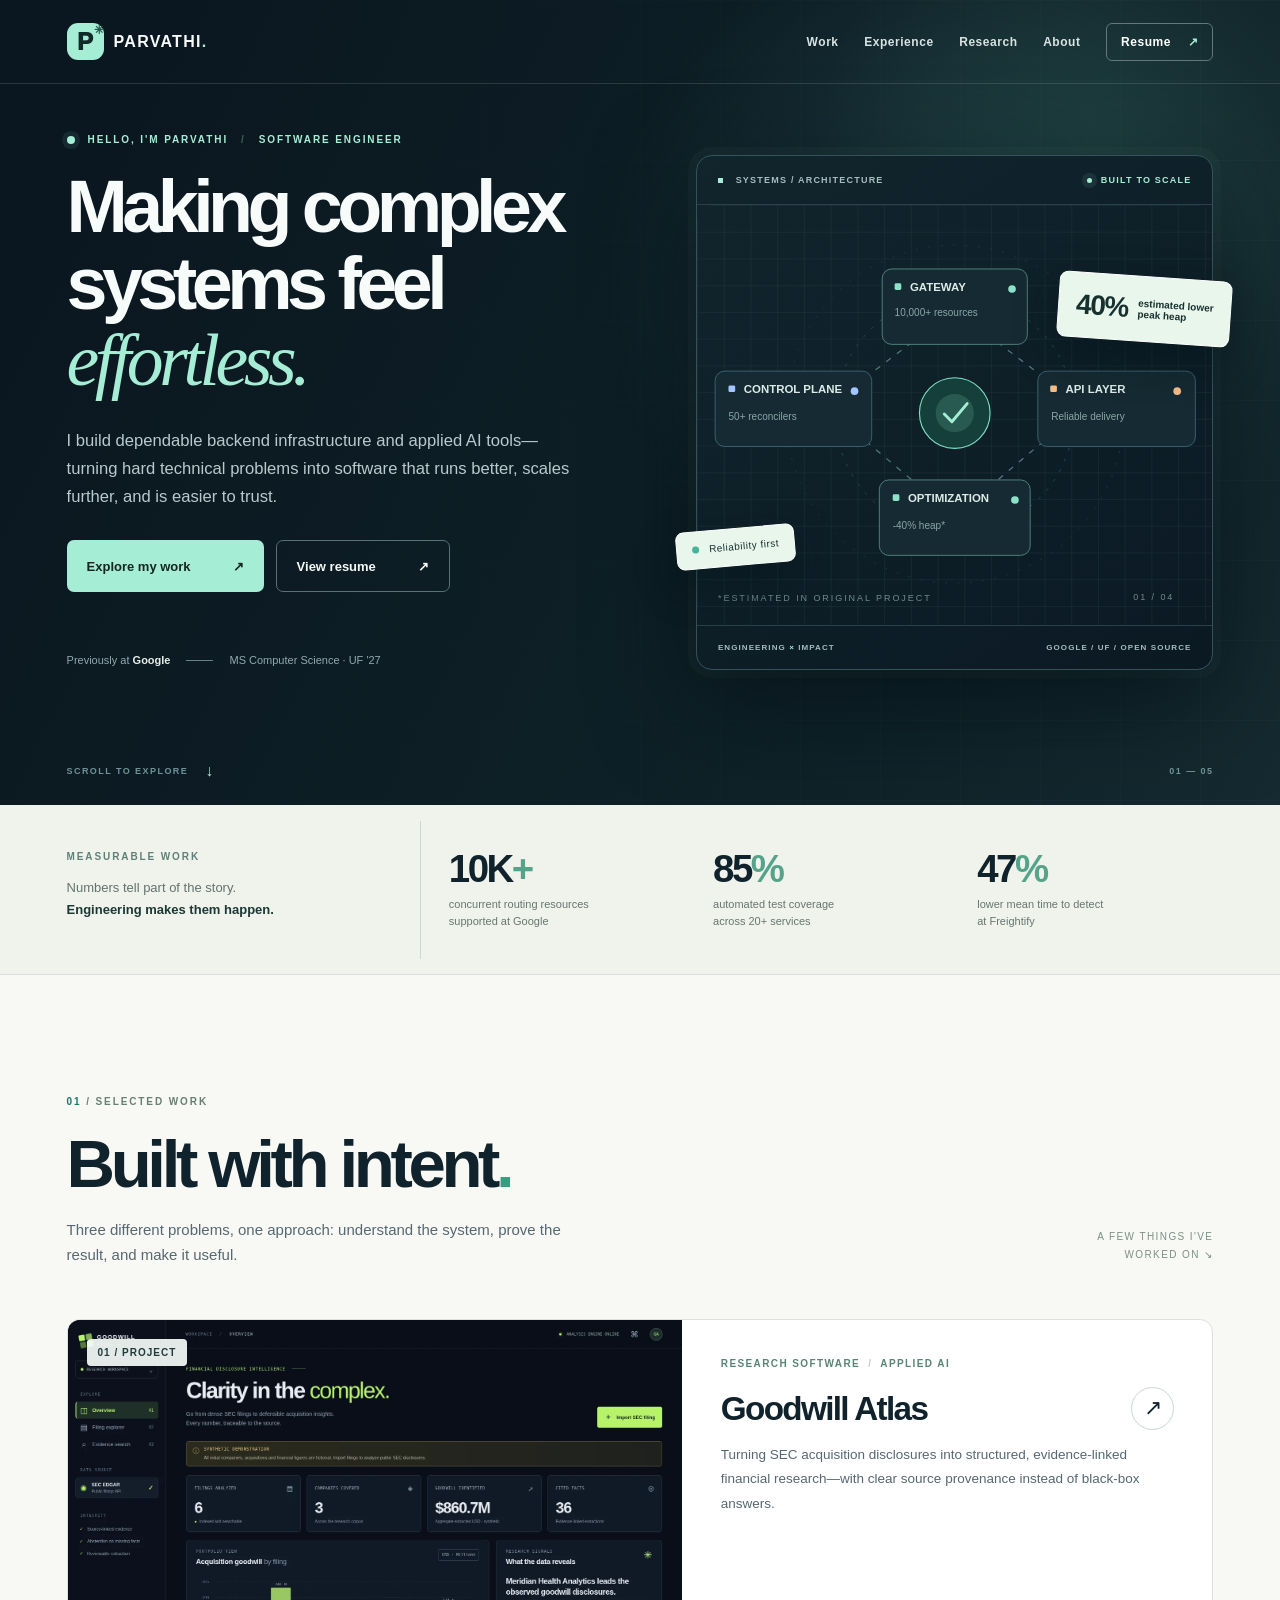
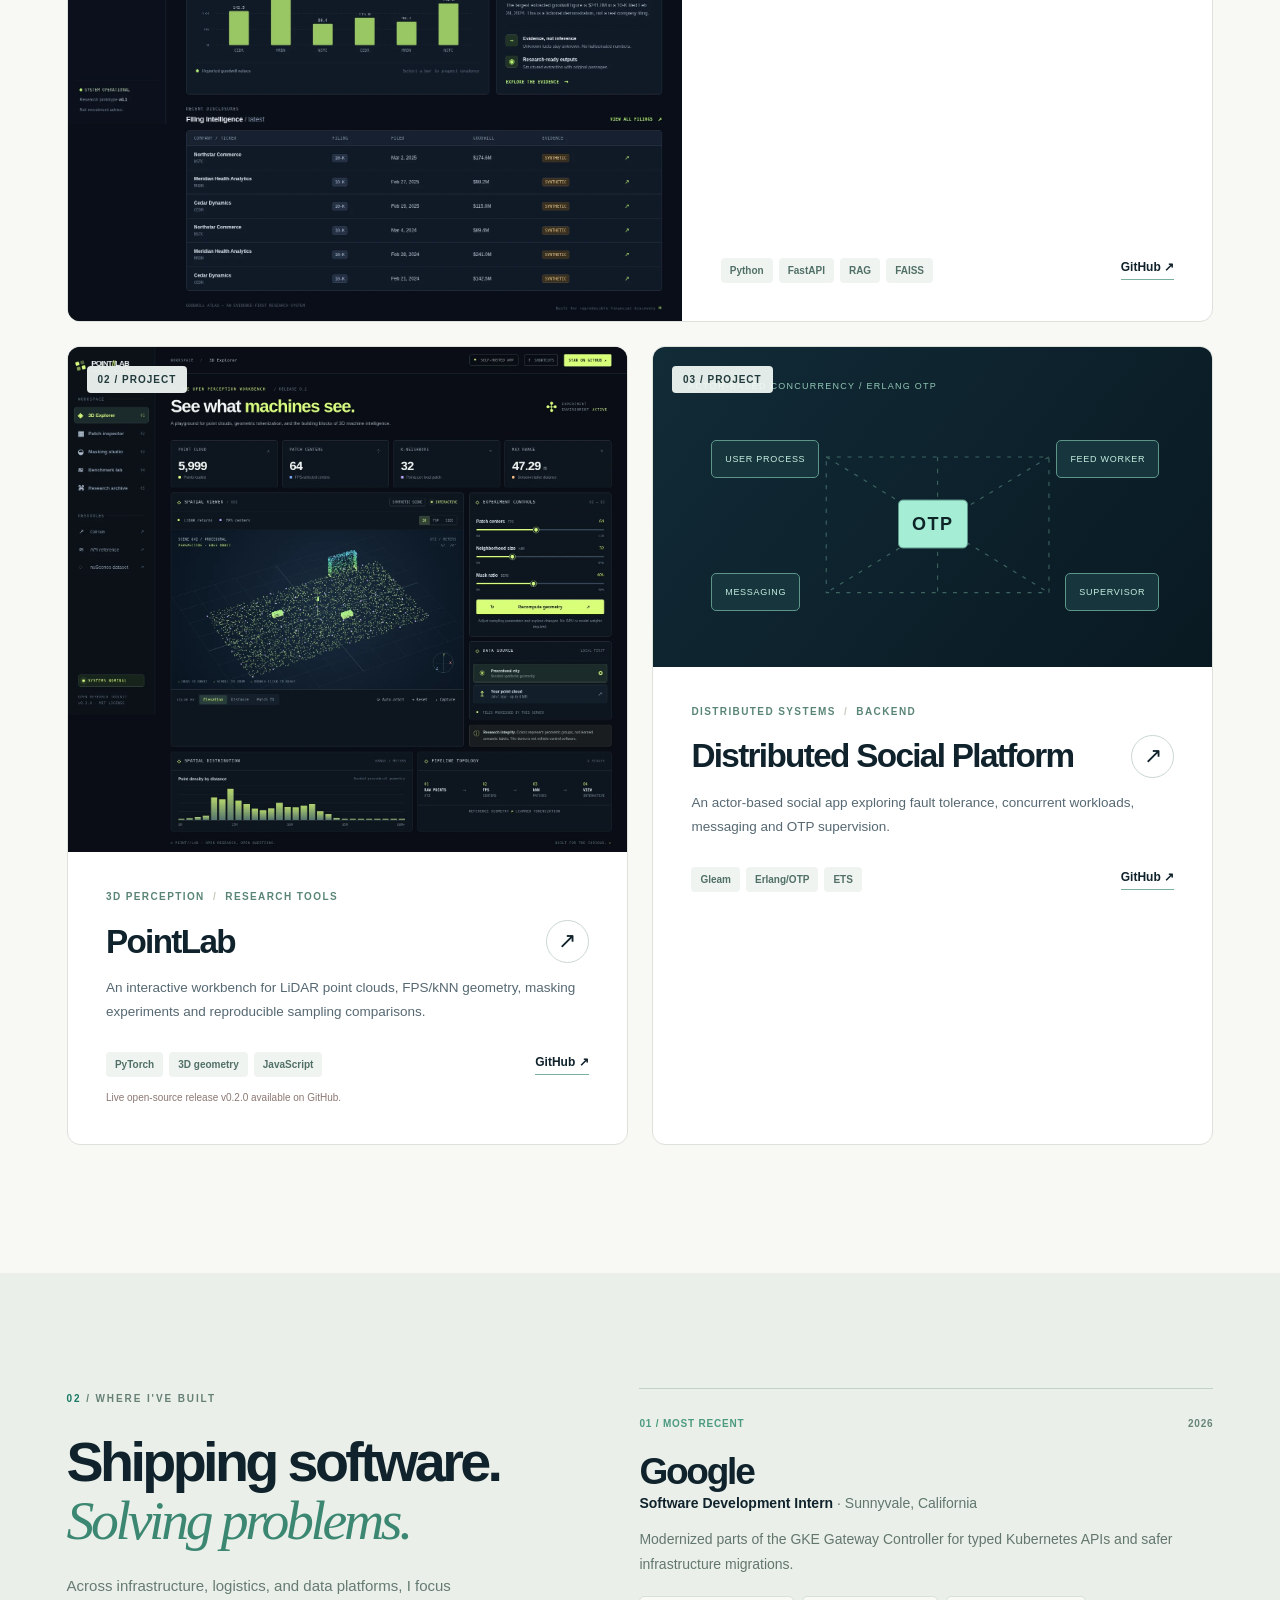
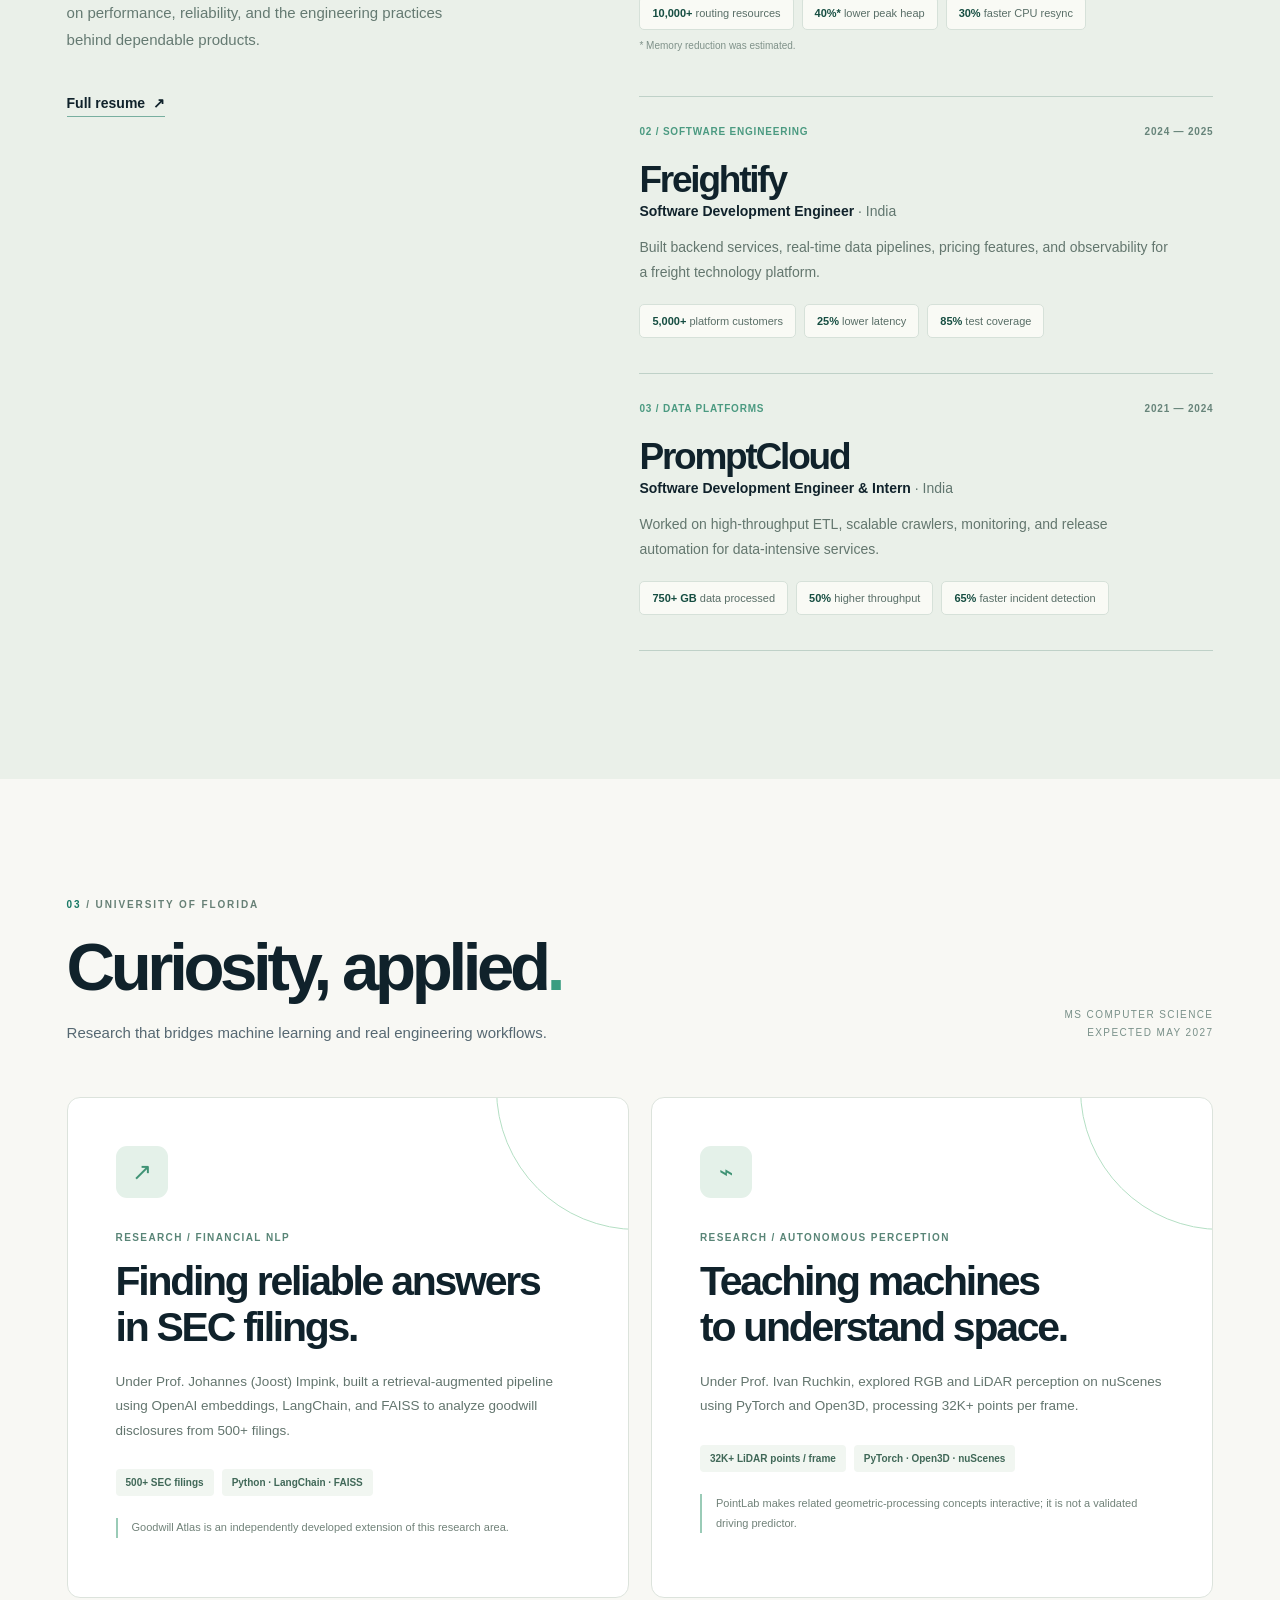
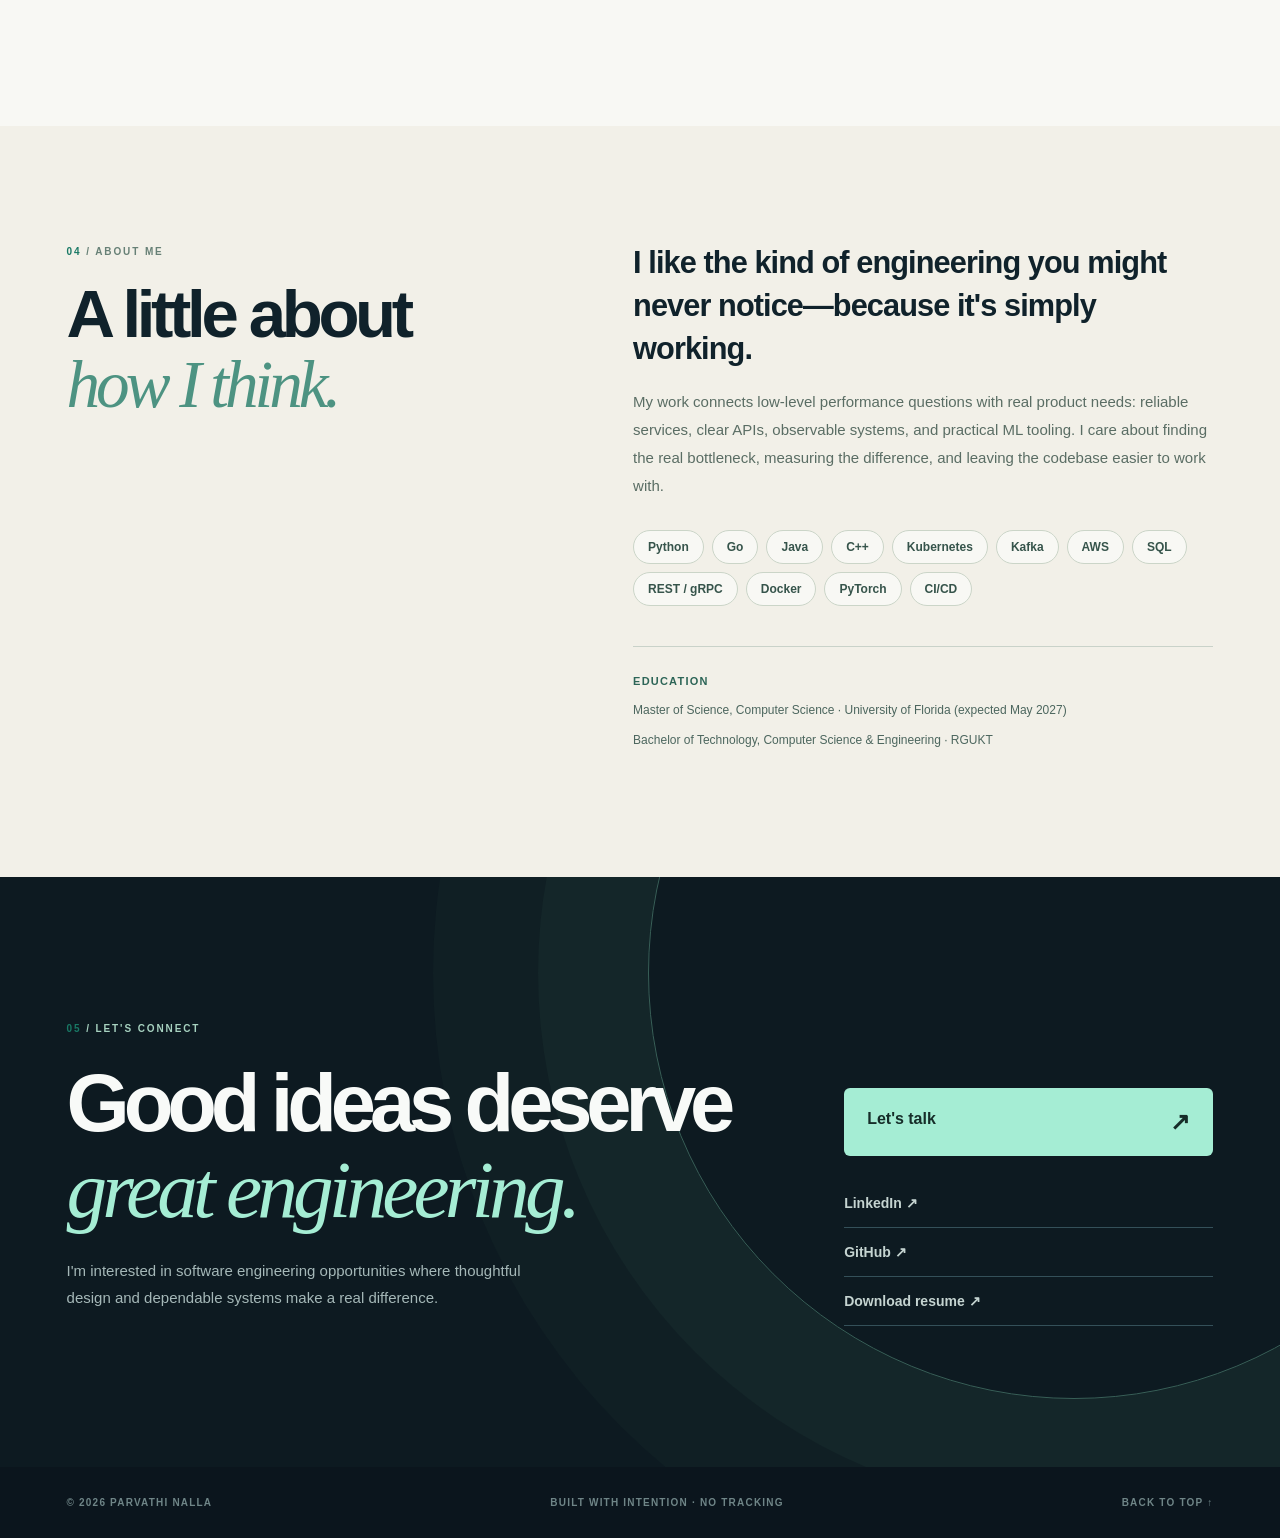
<file: index.html>
<!DOCTYPE html>
<html lang="en">
<head>
  <meta charset="utf-8">
  <meta name="viewport" content="width=device-width, initial-scale=1">
  <meta name="theme-color" content="#0c1820">
  <meta name="description" content="Parvathi Nalla is a software engineer and University of Florida master's student building scalable backend systems, infrastructure, and applied AI research tools. Explore selected work and engineering experience.">
  <meta property="og:type" content="website">
  <meta property="og:title" content="Parvathi Nalla — Software Engineer">
  <meta property="og:description" content="Building dependable software, from cloud infrastructure to applied AI. Explore engineering work, research and open-source projects.">
  <meta property="og:url" content="https://parvathinalla.github.io/">
  <meta property="og:image" content="https://parvathinalla.github.io/assets/og-preview.png">
  <link rel="canonical" href="https://parvathinalla.github.io/">
  <meta name="color-scheme" content="light dark">
  <title>Parvathi Nalla — Software Engineer | Infrastructure, Backend & Applied AI</title>
  <link rel="icon" href="assets/favicon.svg" type="image/svg+xml">
  <link rel="stylesheet" href="assets/styles.css">
  <script src="assets/app.js" defer></script>
  <script type="application/ld+json">{"@context":"https://schema.org","@type":"Person","name":"Parvathi Nalla","jobTitle":"Software Engineer","email":"mailto:parvathinalla@ufl.edu","alumniOf":[{"@type":"CollegeOrUniversity","name":"Rajiv Gandhi University of Knowledge Technologies"}],"affiliation":{"@type":"CollegeOrUniversity","name":"University of Florida"},"sameAs":["https://github.com/parvathinalla","https://www.linkedin.com/in/parvathinallauf"]}</script>
</head>
<body>
  <a class="skip-link" href="#main">Skip to content</a>
  <div class="site-shell">
    <header class="site-header" id="top">
      <nav class="nav container" aria-label="Primary navigation">
        <a class="wordmark" href="#top" aria-label="Parvathi Nalla home"><span class="mark" aria-hidden="true">P<span class="mark-star">✳</span></span><span>PARVATHI<span class="wordmark-dot">.</span></span></a>
        <button class="menu-toggle" type="button" aria-expanded="false" aria-controls="nav-links" aria-label="Open menu"><span></span><span></span></button>
        <div class="nav-links" id="nav-links">
          <a href="#work">Work</a><a href="#experience">Experience</a><a href="#research">Research</a><a href="#about">About</a>
          <a class="nav-resume" href="resume/Parvathi_Nalla_Resume.pdf" target="_blank" rel="noopener">Resume <span aria-hidden="true">↗</span></a>
        </div>
      </nav>
    </header>

    <main id="main">
      <section class="hero" aria-labelledby="hero-title">
        <div class="hero-grid" aria-hidden="true"></div>
        <div class="container hero-inner">
          <div class="hero-copy">
            <div class="eyebrow"><span class="signal-dot" aria-hidden="true"></span> HELLO, I'M PARVATHI <span class="eyebrow-separator">/</span> SOFTWARE ENGINEER</div>
            <h1 id="hero-title">Making complex<br>systems feel<br><em>effortless.</em></h1>
            <p class="hero-lede">I build dependable backend infrastructure and applied AI tools—turning hard technical problems into software that runs better, scales further, and is easier to trust.</p>
            <div class="hero-actions">
              <a class="button button-primary" href="#work">Explore my work <span aria-hidden="true">↗</span></a>
              <a class="button button-secondary" href="resume/Parvathi_Nalla_Resume.pdf" target="_blank" rel="noopener">View resume <span aria-hidden="true">↗</span></a>
            </div>
            <div class="hero-micro"><span>Previously at <strong>Google</strong></span><span class="micro-line" aria-hidden="true"></span><span>MS Computer Science · UF '27</span></div>
          </div>
          <div class="hero-visual" aria-label="Stylized system architecture showing scalable backend services and performance improvements">
            <div class="visual-topline"><span><span class="tiny-square"></span> SYSTEMS / ARCHITECTURE</span><span class="online"><span class="status-pulse"></span> BUILT TO SCALE</span></div>
            <svg class="network-svg" viewBox="0 0 540 440" xmlns="http://www.w3.org/2000/svg" role="img" aria-label="Diagram connecting Gateway, Cache, Router, API and Observability services">
              <defs><pattern id="grid" width="28" height="28" patternUnits="userSpaceOnUse"><path d="M28 0H0V28" fill="none" stroke="#2a434a" stroke-width=".65" /></pattern><linearGradient id="flowline" x1="0" x2="1"><stop stop-color="#7dddc4"/><stop offset="1" stop-color="#b8d2fd"/></linearGradient></defs>
              <rect width="540" height="440" rx="18" fill="url(#grid)" opacity=".9"/>
              <g class="connectors" stroke="url(#flowline)" stroke-width="1.3" fill="none" opacity=".48" stroke-dasharray="6 8"><path d="M270 110L135 212L270 326L405 212Z"/><path d="M270 110V326"/><path d="M135 212H405"/></g>
              <circle cx="270" cy="219" r="125" stroke="#254b52" stroke-width="1" fill="none" stroke-dasharray="3 9"/><circle cx="270" cy="219" r="177" stroke="#20383f" stroke-width="1" fill="none" stroke-dasharray="2 11"/>
              <g class="node node-a"><rect x="194" y="67" width="152" height="79" rx="10" fill="#152a32" stroke="#4f847c"/><rect x="207" y="82" width="7" height="7" rx="1.5" fill="#8de2c9"/><text x="223" y="90" font-size="12" font-weight="600" fill="#dcebe5">GATEWAY</text><text x="207" y="116" font-size="10.5" fill="#8aa6a7">10,000+ resources</text><circle cx="330" cy="88" r="4" fill="#8de2c9"/></g>
              <g class="node node-b"><rect x="19" y="174" width="164" height="79" rx="10" fill="#152a32" stroke="#396472"/><rect x="33" y="189" width="7" height="7" rx="1.5" fill="#a3c5ff"/><text x="49" y="197" font-size="12" font-weight="600" fill="#dcebe5">CONTROL PLANE</text><text x="33" y="225" font-size="10.5" fill="#8aa6a7">50+ reconcilers</text><circle cx="165" cy="195" r="4" fill="#a3c5ff"/></g>
              <g class="node node-c"><rect x="357" y="174" width="165" height="79" rx="10" fill="#152a32" stroke="#396472"/><rect x="370" y="189" width="7" height="7" rx="1.5" fill="#f3bd88"/><text x="386" y="197" font-size="12" font-weight="600" fill="#dcebe5">API LAYER</text><text x="371" y="225" font-size="10.5" fill="#8aa6a7">Reliable delivery</text><circle cx="503" cy="195" r="4" fill="#f3bd88"/></g>
              <g class="node node-d"><rect x="191" y="288" width="158" height="79" rx="10" fill="#152a32" stroke="#4f847c"/><rect x="205" y="303" width="7" height="7" rx="1.5" fill="#8de2c9"/><text x="221" y="311" font-size="12" font-weight="600" fill="#dcebe5">OPTIMIZATION</text><text x="205" y="339" font-size="10.5" fill="#8aa6a7">-40% heap*</text><circle cx="333" cy="309" r="4" fill="#8de2c9"/></g>
              <circle class="core-outer" cx="270" cy="218" r="37" fill="#153f3a" stroke="#80ddc3" stroke-width="1.2"/><circle class="core-inner" cx="270" cy="218" r="20" fill="#8de2c9" opacity=".17"/><path d="M259 219l8 8 16-19" fill="none" stroke="#a4efd4" stroke-width="3" stroke-linecap="round" stroke-linejoin="round"/>
              <text x="22" y="415" font-size="9.5" letter-spacing="2" fill="#718a8c">*ESTIMATED IN ORIGINAL PROJECT</text><text x="500" y="414" text-anchor="end" font-size="9.5" letter-spacing="2" fill="#718a8c">01 / 04</text>
            </svg>
            <div class="visual-bottom"><span>ENGINEERING <b>×</b> IMPACT</span><span>GOOGLE / UF / OPEN SOURCE</span></div>
            <div class="floating-stat floating-stat-one"><strong>40%</strong><span>estimated lower<br>peak heap</span></div>
            <div class="floating-stat floating-stat-two"><span class="live-bar"></span> Reliability first</div>
          </div>
        </div>
        <div class="container hero-bottom"><span>SCROLL TO EXPLORE</span><span class="scroll-indicator" aria-hidden="true">↓</span><span>01 — 05</span></div>
      </section>

      <section class="impact" aria-label="Selected engineering impact">
        <div class="container impact-grid">
          <div class="impact-intro"><span class="mini-kicker">MEASURABLE WORK</span><p>Numbers tell part of the story.<br><strong>Engineering makes them happen.</strong></p></div>
          <div class="impact-number"><strong>10K<span>+</span></strong><span>concurrent routing resources<br>supported at Google</span></div>
          <div class="impact-number"><strong>85<span>%</span></strong><span>automated test coverage<br>across 20+ services</span></div>
          <div class="impact-number"><strong>47<span>%</span></strong><span>lower mean time to detect<br>at Freightify</span></div>
        </div>
      </section>

      <section class="section projects-section" id="work" aria-labelledby="work-heading">
        <div class="container">
          <div class="section-heading"><div><span class="kicker"><span>01</span> / SELECTED WORK</span><h2 id="work-heading">Built with intent<span class="dot">.</span></h2><p>Three different problems, one approach: understand the system, prove the result, and make it useful.</p></div><div class="section-side-note">A FEW THINGS I'VE<br>WORKED ON ↘</div></div>
          <div class="project-grid">
            <article class="project-card project-featured" data-tags="ai research backend">
              <a class="project-media" href="projects/goodwill-atlas.html" aria-label="Read Goodwill Atlas case study"><img src="assets/goodwill-dashboard.webp" width="1550" height="1517" alt="Goodwill Atlas financial research interface showing acquisition intelligence and source-linked evidence" loading="lazy"><span class="media-corner">01 / PROJECT</span></a>
              <div class="project-info"><div class="project-category">RESEARCH SOFTWARE <span>/</span> APPLIED AI</div><div class="project-title-row"><h3>Goodwill Atlas</h3><a class="round-arrow" href="projects/goodwill-atlas.html" aria-label="View Goodwill Atlas case study">↗</a></div><p>Turning SEC acquisition disclosures into structured, evidence-linked financial research—with clear source provenance instead of black-box answers.</p><div class="project-foot"><div class="pills"><span>Python</span><span>FastAPI</span><span>RAG</span><span>FAISS</span></div><a class="text-link" href="https://github.com/parvathinalla/goodwill-atlas" target="_blank" rel="noopener noreferrer">GitHub ↗</a></div></div>
            </article>
            <article class="project-card" data-tags="ai research">
              <a class="project-media" href="projects/pointlab.html" aria-label="Read PointLab case study"><img src="assets/pointlab-dashboard.webp" width="1536" height="1387" alt="PointLab interface showing a three-dimensional LiDAR point-cloud explorer and sampling controls" loading="lazy"><span class="media-corner">02 / PROJECT</span></a>
              <div class="project-info"><div class="project-category">3D PERCEPTION <span>/</span> RESEARCH TOOLS</div><div class="project-title-row"><h3>PointLab</h3><a class="round-arrow" href="projects/pointlab.html" aria-label="View PointLab case study">↗</a></div><p>An interactive workbench for LiDAR point clouds, FPS/kNN geometry, masking experiments and reproducible sampling comparisons.</p><div class="project-foot"><div class="pills"><span>PyTorch</span><span>3D geometry</span><span>JavaScript</span></div><a class="text-link" href="https://github.com/parvathinalla/pointlab" target="_blank" rel="noopener noreferrer">GitHub ↗</a></div><small class="repo-note">Live open-source release v0.2.0 available on GitHub.</small></div>
            </article>
            <article class="project-card" data-tags="backend systems">
              <a class="project-media diagram-media" href="projects/distributed-social-platform.html" aria-label="Read Distributed Social Platform case study"><span class="diagram-caption">ACTOR-BASED CONCURRENCY / ERLANG OTP</span><div class="cluster-viz" aria-hidden="true"><span class="cluster-cluster c1">USER PROCESS</span><span class="cluster-cluster c2">FEED WORKER</span><span class="cluster-cluster c3">MESSAGING</span><span class="cluster-cluster c4">SUPERVISOR</span><svg viewBox="0 0 520 260" preserveAspectRatio="none"><path d="M150 65L380 65L380 191L150 191Z"/><path d="M150 65L380 191M380 65L150 191"/><path d="M265 65V191"/></svg><div class="cluster-core">OTP</div></div><span class="media-corner">03 / PROJECT</span></a>
              <div class="project-info"><div class="project-category">DISTRIBUTED SYSTEMS <span>/</span> BACKEND</div><div class="project-title-row"><h3>Distributed Social Platform</h3><a class="round-arrow" href="projects/distributed-social-platform.html" aria-label="View distributed social platform case study">↗</a></div><p>An actor-based social app exploring fault tolerance, concurrent workloads, messaging and OTP supervision.</p><div class="project-foot"><div class="pills"><span>Gleam</span><span>Erlang/OTP</span><span>ETS</span></div><a class="text-link" href="https://github.com/parvathinalla/reddit_gleam" target="_blank" rel="noopener noreferrer">GitHub ↗</a></div></div>
            </article>
          </div>
        </div>
      </section>

      <section class="section experience-section" id="experience" aria-labelledby="experience-heading">
        <div class="container experience-layout"><div class="experience-sticky"><span class="kicker"><span>02</span> / WHERE I'VE BUILT</span><h2 id="experience-heading">Shipping software.<br><em>Solving problems.</em></h2><p>Across infrastructure, logistics, and data platforms, I focus on performance, reliability, and the engineering practices behind dependable products.</p><a href="resume/Parvathi_Nalla_Resume.pdf" class="text-link text-link-large" target="_blank" rel="noopener">Full resume <span aria-hidden="true">↗</span></a></div>
          <div class="timeline">
            <article class="timeline-item"><div class="timeline-top"><span class="role-num">01 / MOST RECENT</span><span>2026</span></div><h3>Google</h3><p class="role-name">Software Development Intern <span>· Sunnyvale, California</span></p><p>Modernized parts of the GKE Gateway Controller for typed Kubernetes APIs and safer infrastructure migrations.</p><div class="role-results"><span><b>10,000+</b> routing resources</span><span><b>40%*</b> lower peak heap</span><span><b>30%</b> faster CPU resync</span></div><p class="fine-print">* Memory reduction was estimated.</p></article>
            <article class="timeline-item"><div class="timeline-top"><span class="role-num">02 / SOFTWARE ENGINEERING</span><span>2024 — 2025</span></div><h3>Freightify</h3><p class="role-name">Software Development Engineer <span>· India</span></p><p>Built backend services, real-time data pipelines, pricing features, and observability for a freight technology platform.</p><div class="role-results"><span><b>5,000+</b> platform customers</span><span><b>25%</b> lower latency</span><span><b>85%</b> test coverage</span></div></article>
            <article class="timeline-item"><div class="timeline-top"><span class="role-num">03 / DATA PLATFORMS</span><span>2021 — 2024</span></div><h3>PromptCloud</h3><p class="role-name">Software Development Engineer & Intern <span>· India</span></p><p>Worked on high-throughput ETL, scalable crawlers, monitoring, and release automation for data-intensive services.</p><div class="role-results"><span><b>750+ GB</b> data processed</span><span><b>50%</b> higher throughput</span><span><b>65%</b> faster incident detection</span></div></article>
          </div>
        </div>
      </section>

      <section class="section research-section" id="research" aria-labelledby="research-heading">
        <div class="container"><div class="section-heading"><div><span class="kicker"><span>03</span> / UNIVERSITY OF FLORIDA</span><h2 id="research-heading">Curiosity, applied<span class="dot">.</span></h2><p>Research that bridges machine learning and real engineering workflows.</p></div><div class="section-side-note">MS COMPUTER SCIENCE<br>EXPECTED MAY 2027</div></div>
          <div class="research-grid"><article class="research-card"><div class="research-icon" aria-hidden="true">↗</div><div class="research-type">RESEARCH / FINANCIAL NLP</div><h3>Finding reliable answers<br>in SEC filings.</h3><p>Under Prof. Johannes (Joost) Impink, built a retrieval-augmented pipeline using OpenAI embeddings, LangChain, and FAISS to analyze goodwill disclosures from 500+ filings.</p><div class="research-meta"><span>500+ SEC filings</span><span>Python · LangChain · FAISS</span></div><p class="research-note">Goodwill Atlas is an independently developed extension of this research area.</p></article><article class="research-card"><div class="research-icon" aria-hidden="true">⌁</div><div class="research-type">RESEARCH / AUTONOMOUS PERCEPTION</div><h3>Teaching machines<br>to understand space.</h3><p>Under Prof. Ivan Ruchkin, explored RGB and LiDAR perception on nuScenes using PyTorch and Open3D, processing 32K+ points per frame.</p><div class="research-meta"><span>32K+ LiDAR points / frame</span><span>PyTorch · Open3D · nuScenes</span></div><p class="research-note">PointLab makes related geometric-processing concepts interactive; it is not a validated driving predictor.</p></article></div>
        </div>
      </section>

      <section class="section about-section" id="about" aria-labelledby="about-heading"><div class="container about-layout"><div><span class="kicker"><span>04</span> / ABOUT ME</span><h2 id="about-heading">A little about<br><em>how I think.</em></h2></div><div class="about-copy"><p class="about-big">I like the kind of engineering you might never notice—because it's simply working.</p><p>My work connects low-level performance questions with real product needs: reliable services, clear APIs, observable systems, and practical ML tooling. I care about finding the real bottleneck, measuring the difference, and leaving the codebase easier to work with.</p><div class="skills-wrap"><span>Python</span><span>Go</span><span>Java</span><span>C++</span><span>Kubernetes</span><span>Kafka</span><span>AWS</span><span>SQL</span><span>REST / gRPC</span><span>Docker</span><span>PyTorch</span><span>CI/CD</span></div><div class="about-education"><strong>EDUCATION</strong><span>Master of Science, Computer Science · University of Florida (expected May 2027)</span><span>Bachelor of Technology, Computer Science & Engineering · RGUKT</span></div></div></div></section>

      <section class="contact-section" id="contact" aria-labelledby="contact-heading"><div class="container contact-inner"><div><span class="kicker light-kicker"><span>05</span> / LET'S CONNECT</span><h2 id="contact-heading">Good ideas deserve<br><em>great engineering.</em></h2><p>I'm interested in software engineering opportunities where thoughtful design and dependable systems make a real difference.</p></div><div class="contact-actions"><a href="mailto:parvathinalla@ufl.edu" class="contact-primary">Let's talk <span aria-hidden="true">↗</span></a><a href="https://www.linkedin.com/in/parvathinallauf" rel="noopener noreferrer" target="_blank">LinkedIn ↗</a><a href="https://github.com/parvathinalla" rel="noopener noreferrer" target="_blank">GitHub ↗</a><a href="resume/Parvathi_Nalla_Resume.pdf" rel="noopener" target="_blank">Download resume ↗</a></div></div></section>
    </main>
    <footer class="footer"><div class="container footer-inner"><span>© <span id="year">2026</span> PARVATHI NALLA</span><span>BUILT WITH INTENTION · NO TRACKING</span><a href="#top">BACK TO TOP ↑</a></div></footer>
  </div>
</body>
</html>
</file>
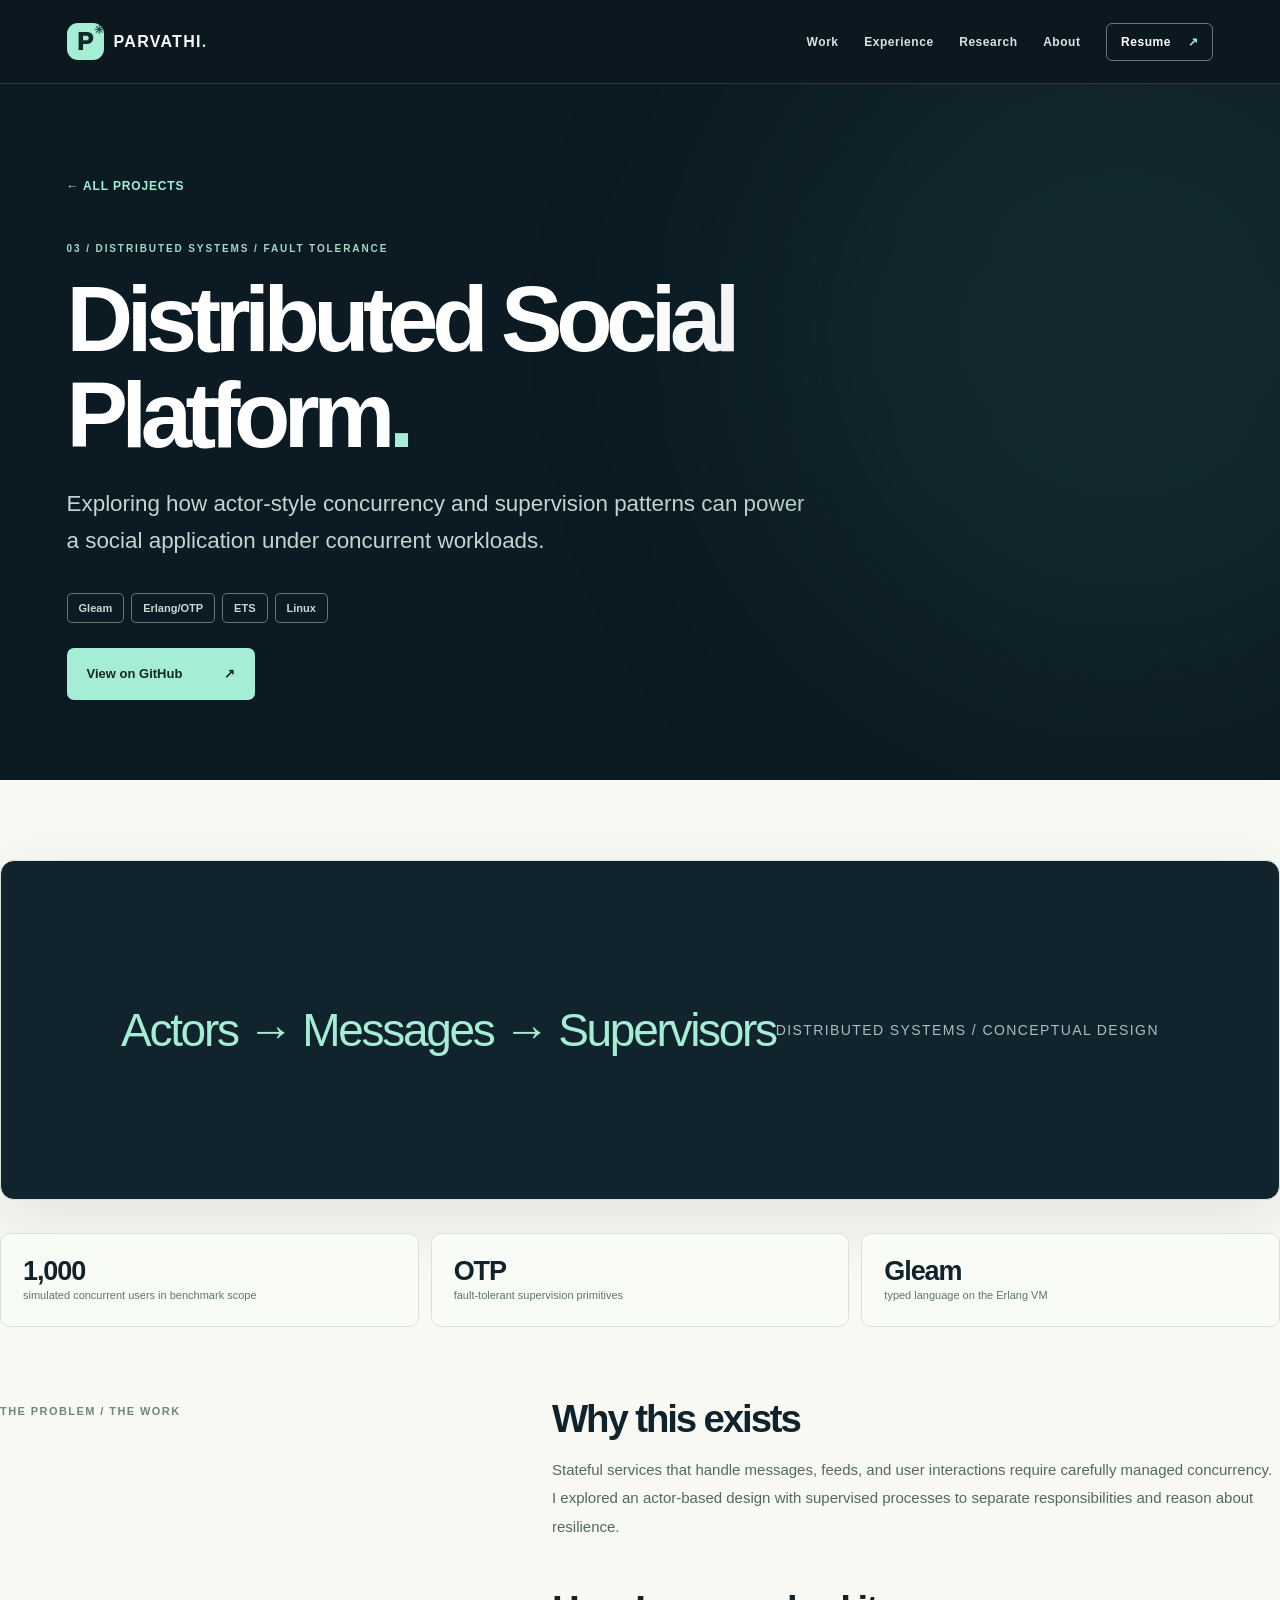
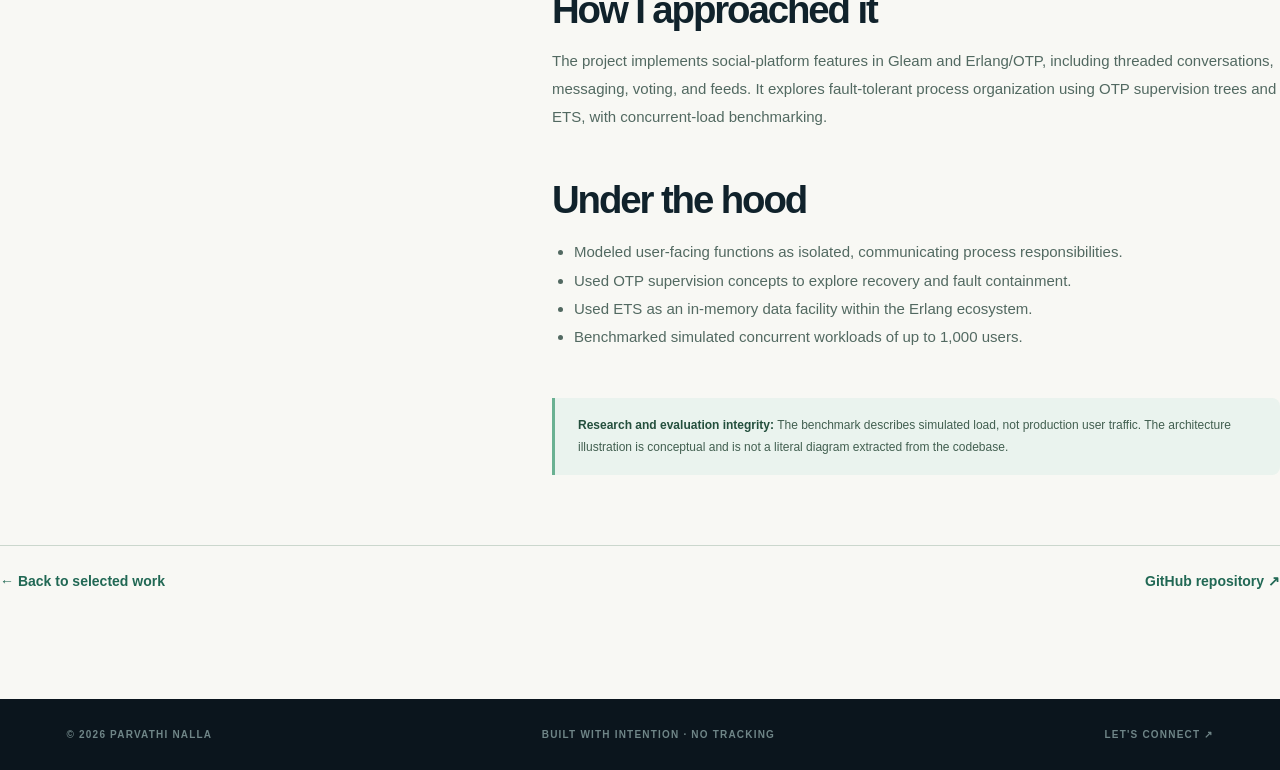
<file: projects/distributed-social-platform.html>
<!doctype html><html lang="en"><head><meta charset="utf-8"><meta name="viewport" content="width=device-width, initial-scale=1"><meta name="theme-color" content="#0c1820"><meta name="description" content="Exploring how actor-style concurrency and supervision patterns can power a social application under concurrent workloads."><title>Distributed Social Platform — Case Study | Parvathi Nalla</title><link rel="icon" href="../assets/favicon.svg" type="image/svg+xml"><link rel="stylesheet" href="../assets/styles.css"><script src="../assets/app.js" defer></script></head><body><a class="skip-link" href="#main">Skip to content</a><div class="case-shell"><header class="site-header"><nav class="nav container" aria-label="Primary navigation"><a class="wordmark" href="../index.html" aria-label="Parvathi Nalla home"><span class="mark" aria-hidden="true">P<span class="mark-star">✳</span></span><span>PARVATHI<span class="wordmark-dot">.</span></span></a><button class="menu-toggle" type="button" aria-expanded="false" aria-controls="nav-links" aria-label="Open menu"><span></span><span></span></button><div class="nav-links" id="nav-links"><a href="../index.html#work">Work</a><a href="../index.html#experience">Experience</a><a href="../index.html#research">Research</a><a href="../index.html#about">About</a><a class="nav-resume" href="../resume/Parvathi_Nalla_Resume.pdf" target="_blank" rel="noopener">Resume <span aria-hidden="true">↗</span></a></div></nav></header><main id="main"><section class="case-hero"><div class="container"><a class="case-back" href="../index.html#work">← ALL PROJECTS</a><span class="kicker">03 / DISTRIBUTED SYSTEMS / FAULT TOLERANCE</span><h1>Distributed Social Platform<span style="color:#a5edd4">.</span></h1><p class="case-summary">Exploring how actor-style concurrency and supervision patterns can power a social application under concurrent workloads.</p><div class="case-tags"><span>Gleam</span><span>Erlang/OTP</span><span>ETS</span><span>Linux</span></div><a class="button button-primary" target="_blank" rel="noopener noreferrer" href="https://github.com/parvathinalla/reddit_gleam">View on GitHub <span aria-hidden="true">↗</span></a></div></section><div class="container case-body"><div class="case-visual" style="min-height:340px;display:flex;align-items:center;justify-content:center;background:#11242d;color:#a5edd4;font-size:clamp(27px,4vw,46px);letter-spacing:-.05em;text-align:center;padding:30px">Actors → Messages → Supervisors<br><span style="font-size:14px;letter-spacing:.1em;color:#a9bdbd;display:block">DISTRIBUTED SYSTEMS / CONCEPTUAL DESIGN</span></div><div class="case-fact-grid"><div class="case-fact"><strong>1,000</strong><span>simulated concurrent users in benchmark scope</span></div><div class="case-fact"><strong>OTP</strong><span>fault-tolerant supervision primitives</span></div><div class="case-fact"><strong>Gleam</strong><span>typed language on the Erlang VM</span></div></div><div class="case-layout"><div class="case-aside">THE PROBLEM / THE WORK</div><div><section class="case-section"><h2>Why this exists</h2><p>Stateful services that handle messages, feeds, and user interactions require carefully managed concurrency. I explored an actor-based design with supervised processes to separate responsibilities and reason about resilience.</p></section><section class="case-section"><h2>How I approached it</h2><p>The project implements social-platform features in Gleam and Erlang/OTP, including threaded conversations, messaging, voting, and feeds. It explores fault-tolerant process organization using OTP supervision trees and ETS, with concurrent-load benchmarking.</p></section><section class="case-section"><h2>Under the hood</h2><ul><li>Modeled user-facing functions as isolated, communicating process responsibilities.</li><li>Used OTP supervision concepts to explore recovery and fault containment.</li><li>Used ETS as an in-memory data facility within the Erlang ecosystem.</li><li>Benchmarked simulated concurrent workloads of up to 1,000 users.</li></ul></section><div class="case-note"><strong>Research and evaluation integrity:</strong> The benchmark describes simulated load, not production user traffic. The architecture illustration is conceptual and is not a literal diagram extracted from the codebase.</div></div></div><div class="case-end"><a href="../index.html#work">← Back to selected work</a><a href="https://github.com/parvathinalla/reddit_gleam" target="_blank" rel="noopener noreferrer">GitHub repository ↗</a></div></div></main><footer class="footer"><div class="container footer-inner"><span>© <span id="year">2026</span> PARVATHI NALLA</span><span>BUILT WITH INTENTION · NO TRACKING</span><a href="../index.html#contact">LET'S CONNECT ↗</a></div></footer></div></body></html>
</file>
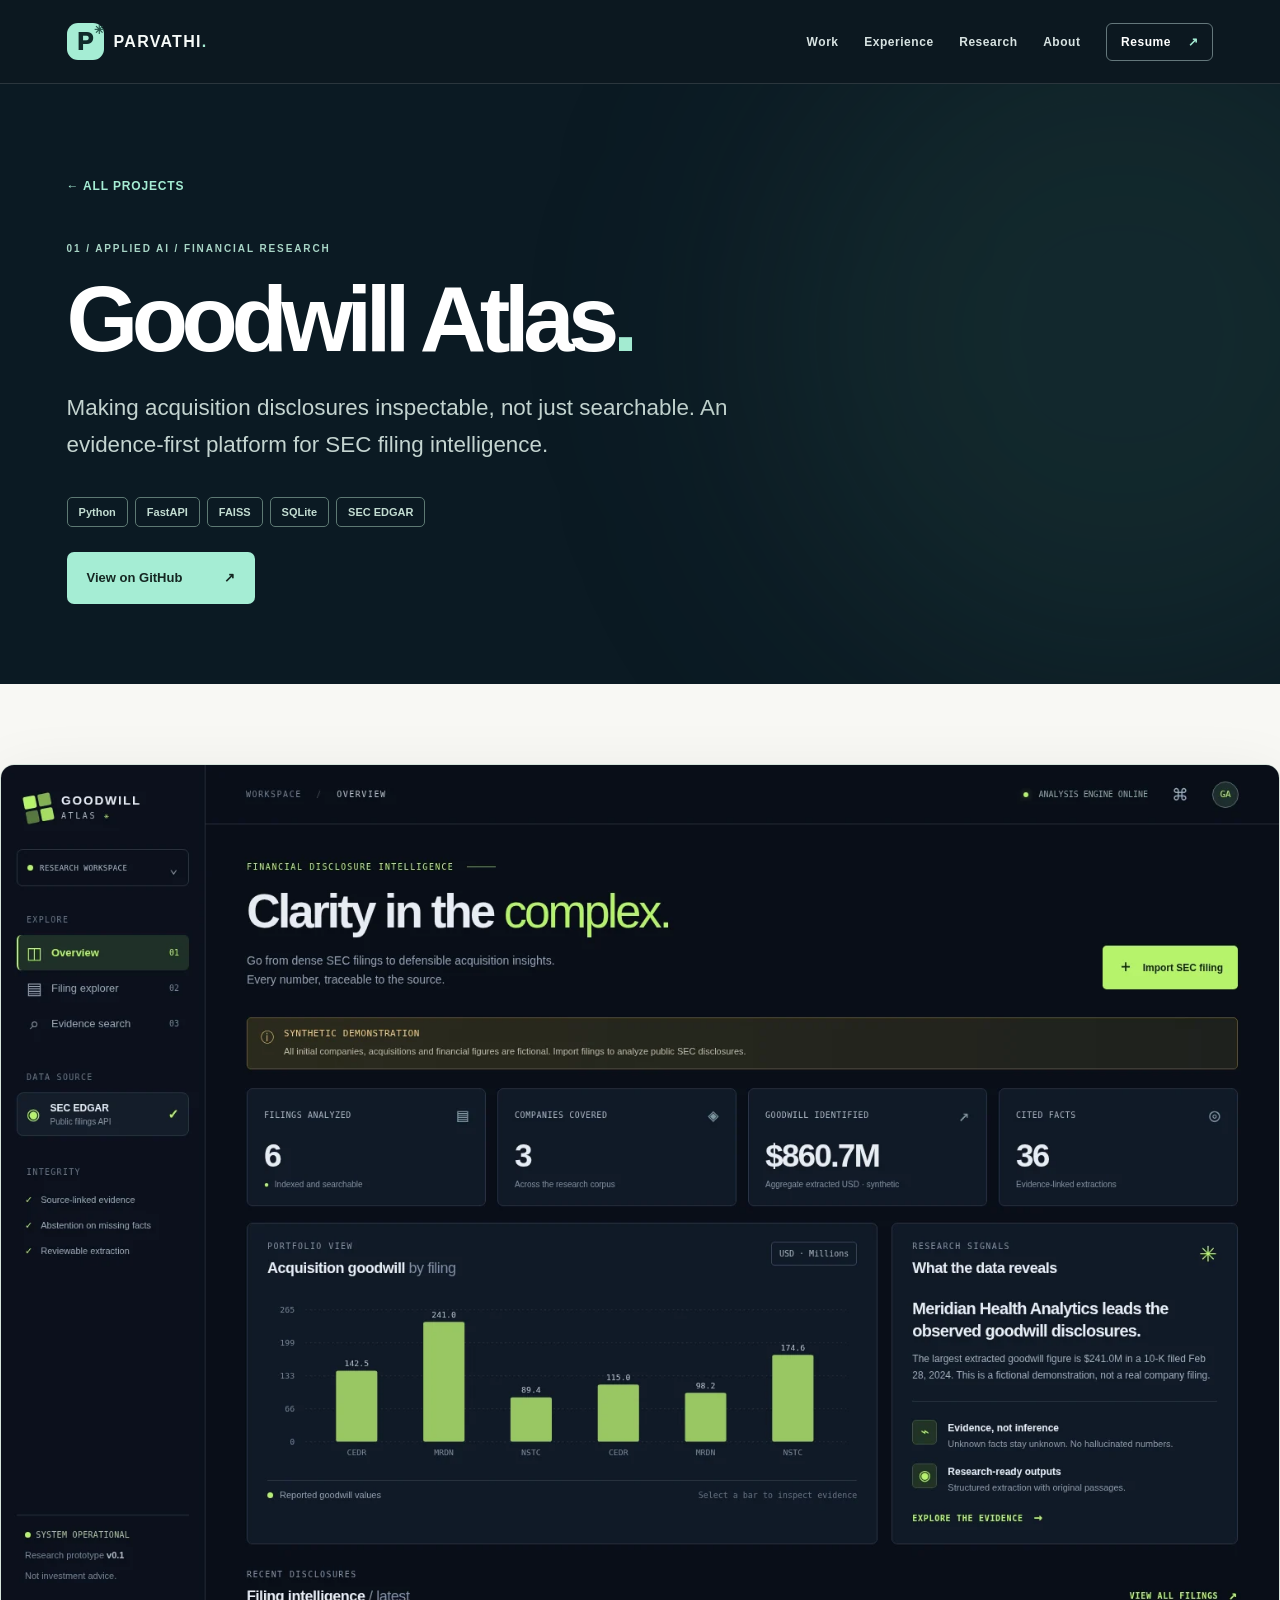
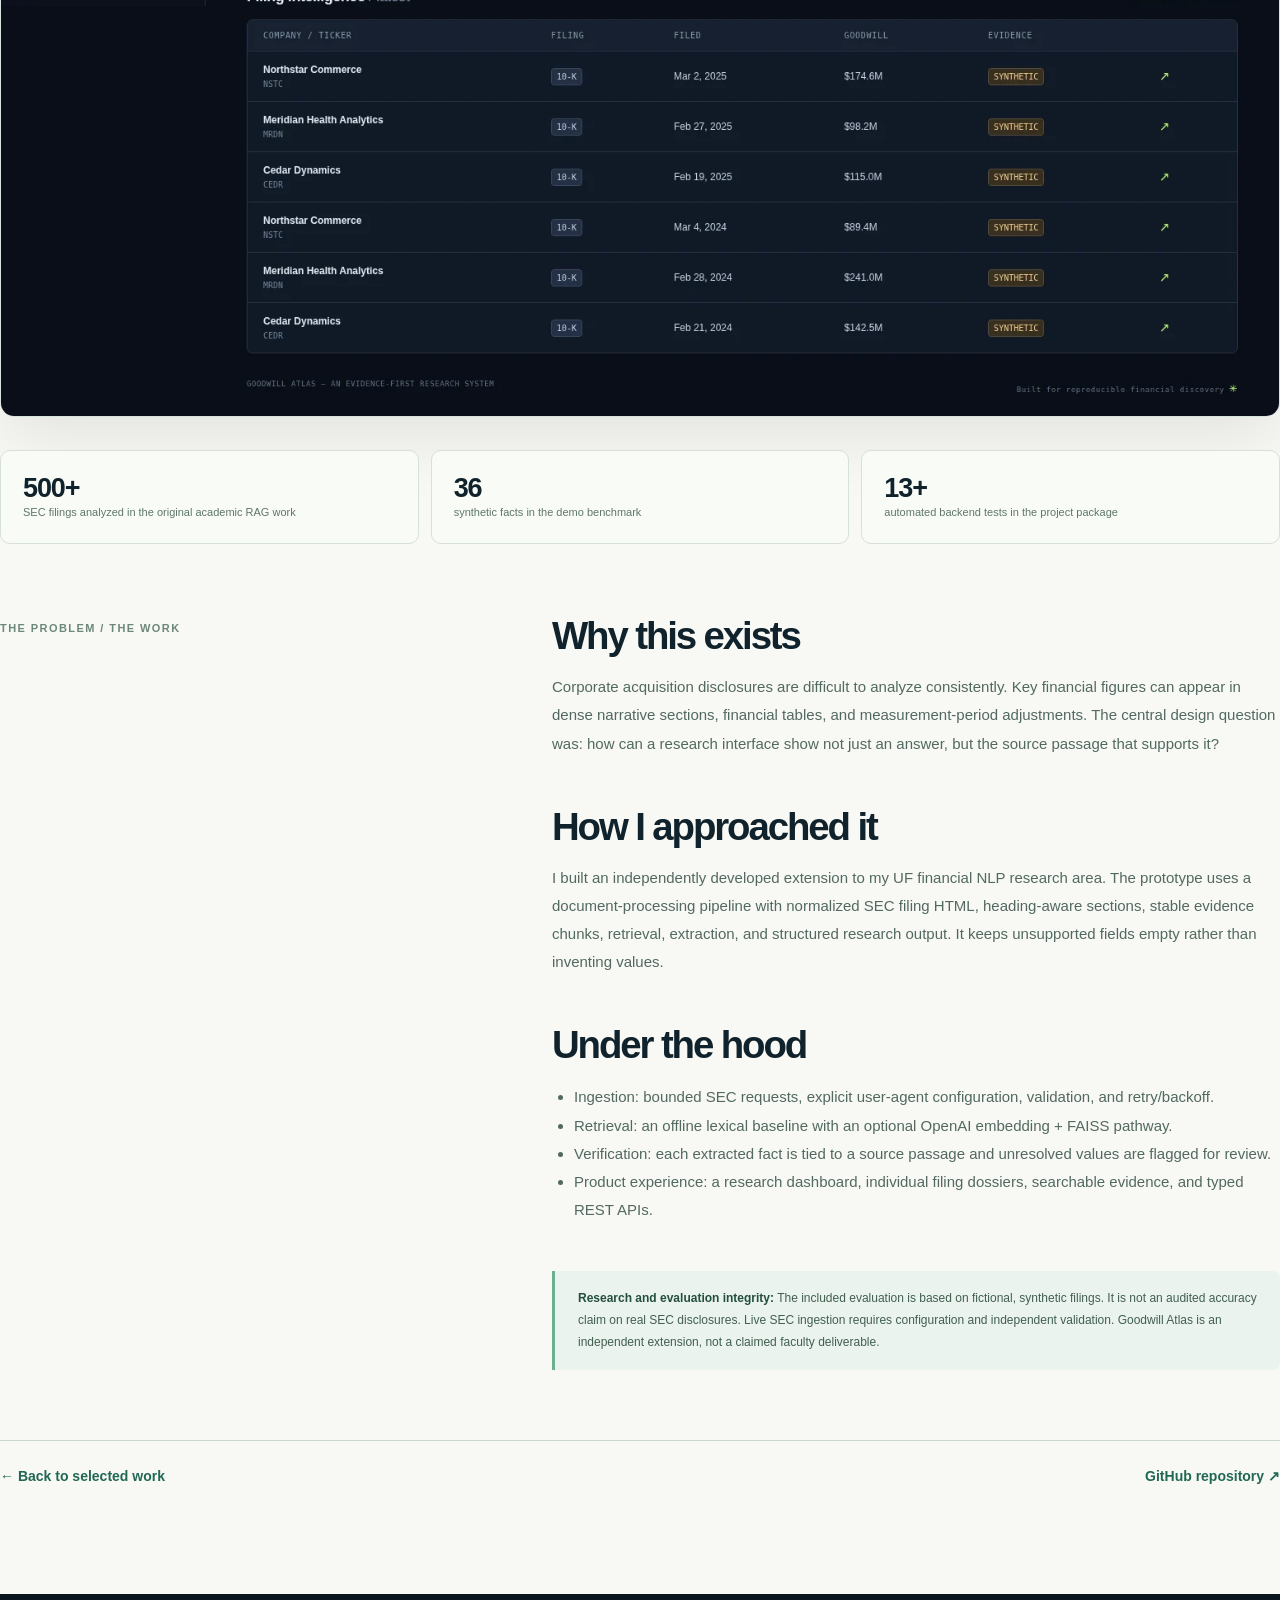
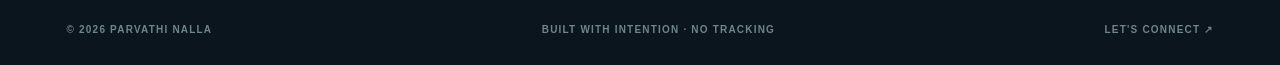
<file: projects/goodwill-atlas.html>
<!doctype html><html lang="en"><head><meta charset="utf-8"><meta name="viewport" content="width=device-width, initial-scale=1"><meta name="theme-color" content="#0c1820"><meta name="description" content="Making acquisition disclosures inspectable, not just searchable. An evidence-first platform for SEC filing intelligence."><title>Goodwill Atlas — Case Study | Parvathi Nalla</title><link rel="icon" href="../assets/favicon.svg" type="image/svg+xml"><link rel="stylesheet" href="../assets/styles.css"><script src="../assets/app.js" defer></script></head><body><a class="skip-link" href="#main">Skip to content</a><div class="case-shell"><header class="site-header"><nav class="nav container" aria-label="Primary navigation"><a class="wordmark" href="../index.html" aria-label="Parvathi Nalla home"><span class="mark" aria-hidden="true">P<span class="mark-star">✳</span></span><span>PARVATHI<span class="wordmark-dot">.</span></span></a><button class="menu-toggle" type="button" aria-expanded="false" aria-controls="nav-links" aria-label="Open menu"><span></span><span></span></button><div class="nav-links" id="nav-links"><a href="../index.html#work">Work</a><a href="../index.html#experience">Experience</a><a href="../index.html#research">Research</a><a href="../index.html#about">About</a><a class="nav-resume" href="../resume/Parvathi_Nalla_Resume.pdf" target="_blank" rel="noopener">Resume <span aria-hidden="true">↗</span></a></div></nav></header><main id="main"><section class="case-hero"><div class="container"><a class="case-back" href="../index.html#work">← ALL PROJECTS</a><span class="kicker">01 / APPLIED AI / FINANCIAL RESEARCH</span><h1>Goodwill Atlas<span style="color:#a5edd4">.</span></h1><p class="case-summary">Making acquisition disclosures inspectable, not just searchable. An evidence-first platform for SEC filing intelligence.</p><div class="case-tags"><span>Python</span><span>FastAPI</span><span>FAISS</span><span>SQLite</span><span>SEC EDGAR</span></div><a class="button button-primary" target="_blank" rel="noopener noreferrer" href="https://github.com/parvathinalla/goodwill-atlas">View on GitHub <span aria-hidden="true">↗</span></a></div></section><div class="container case-body"><img class="case-visual" src="../assets/goodwill-dashboard.webp" alt="Goodwill Atlas dashboard with research dossier, extraction metrics, and source passages" loading="eager"><div class="case-fact-grid"><div class="case-fact"><strong>500+</strong><span>SEC filings analyzed in the original academic RAG work</span></div><div class="case-fact"><strong>36</strong><span>synthetic facts in the demo benchmark</span></div><div class="case-fact"><strong>13+</strong><span>automated backend tests in the project package</span></div></div><div class="case-layout"><div class="case-aside">THE PROBLEM / THE WORK</div><div><section class="case-section"><h2>Why this exists</h2><p>Corporate acquisition disclosures are difficult to analyze consistently. Key financial figures can appear in dense narrative sections, financial tables, and measurement-period adjustments. The central design question was: how can a research interface show not just an answer, but the source passage that supports it?</p></section><section class="case-section"><h2>How I approached it</h2><p>I built an independently developed extension to my UF financial NLP research area. The prototype uses a document-processing pipeline with normalized SEC filing HTML, heading-aware sections, stable evidence chunks, retrieval, extraction, and structured research output. It keeps unsupported fields empty rather than inventing values.</p></section><section class="case-section"><h2>Under the hood</h2><ul><li>Ingestion: bounded SEC requests, explicit user-agent configuration, validation, and retry/backoff.</li><li>Retrieval: an offline lexical baseline with an optional OpenAI embedding + FAISS pathway.</li><li>Verification: each extracted fact is tied to a source passage and unresolved values are flagged for review.</li><li>Product experience: a research dashboard, individual filing dossiers, searchable evidence, and typed REST APIs.</li></ul></section><div class="case-note"><strong>Research and evaluation integrity:</strong> The included evaluation is based on fictional, synthetic filings. It is not an audited accuracy claim on real SEC disclosures. Live SEC ingestion requires configuration and independent validation. Goodwill Atlas is an independent extension, not a claimed faculty deliverable.</div></div></div><div class="case-end"><a href="../index.html#work">← Back to selected work</a><a href="https://github.com/parvathinalla/goodwill-atlas" target="_blank" rel="noopener noreferrer">GitHub repository ↗</a></div></div></main><footer class="footer"><div class="container footer-inner"><span>© <span id="year">2026</span> PARVATHI NALLA</span><span>BUILT WITH INTENTION · NO TRACKING</span><a href="../index.html#contact">LET'S CONNECT ↗</a></div></footer></div></body></html>
</file>
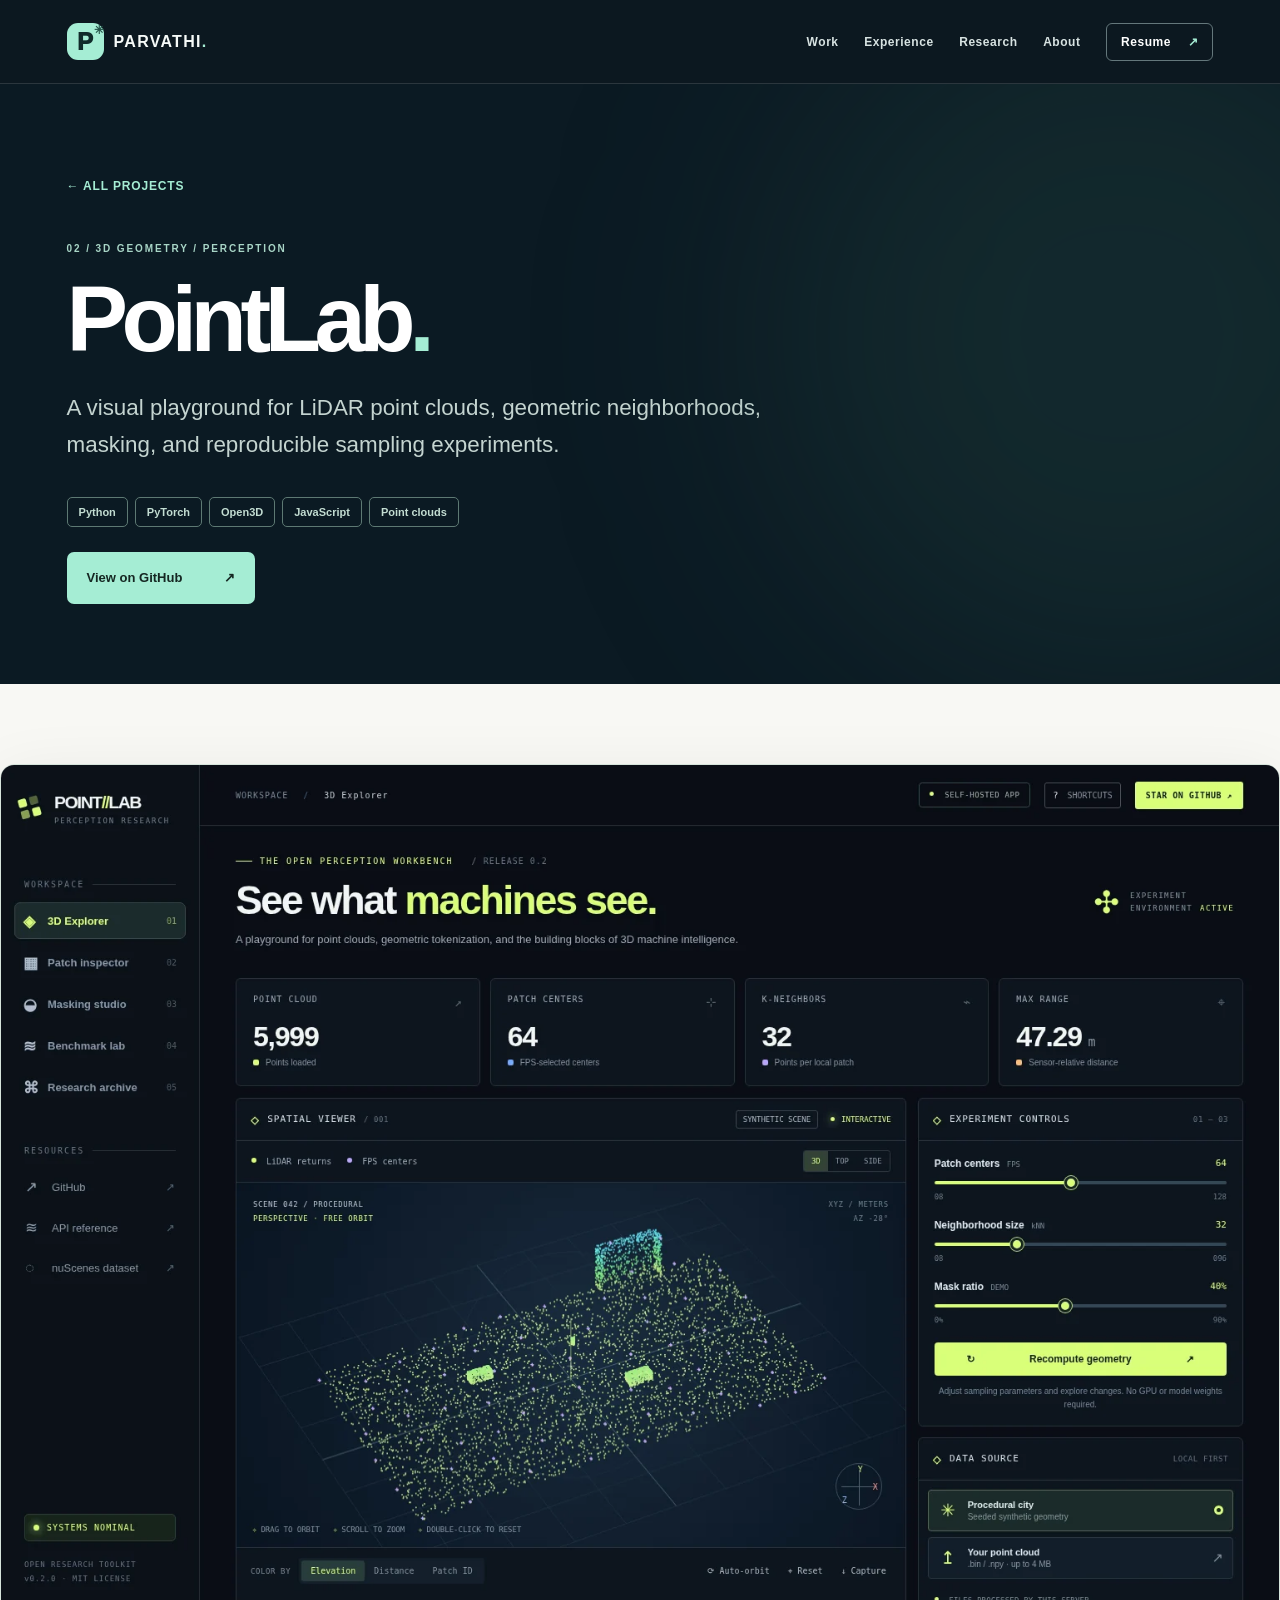
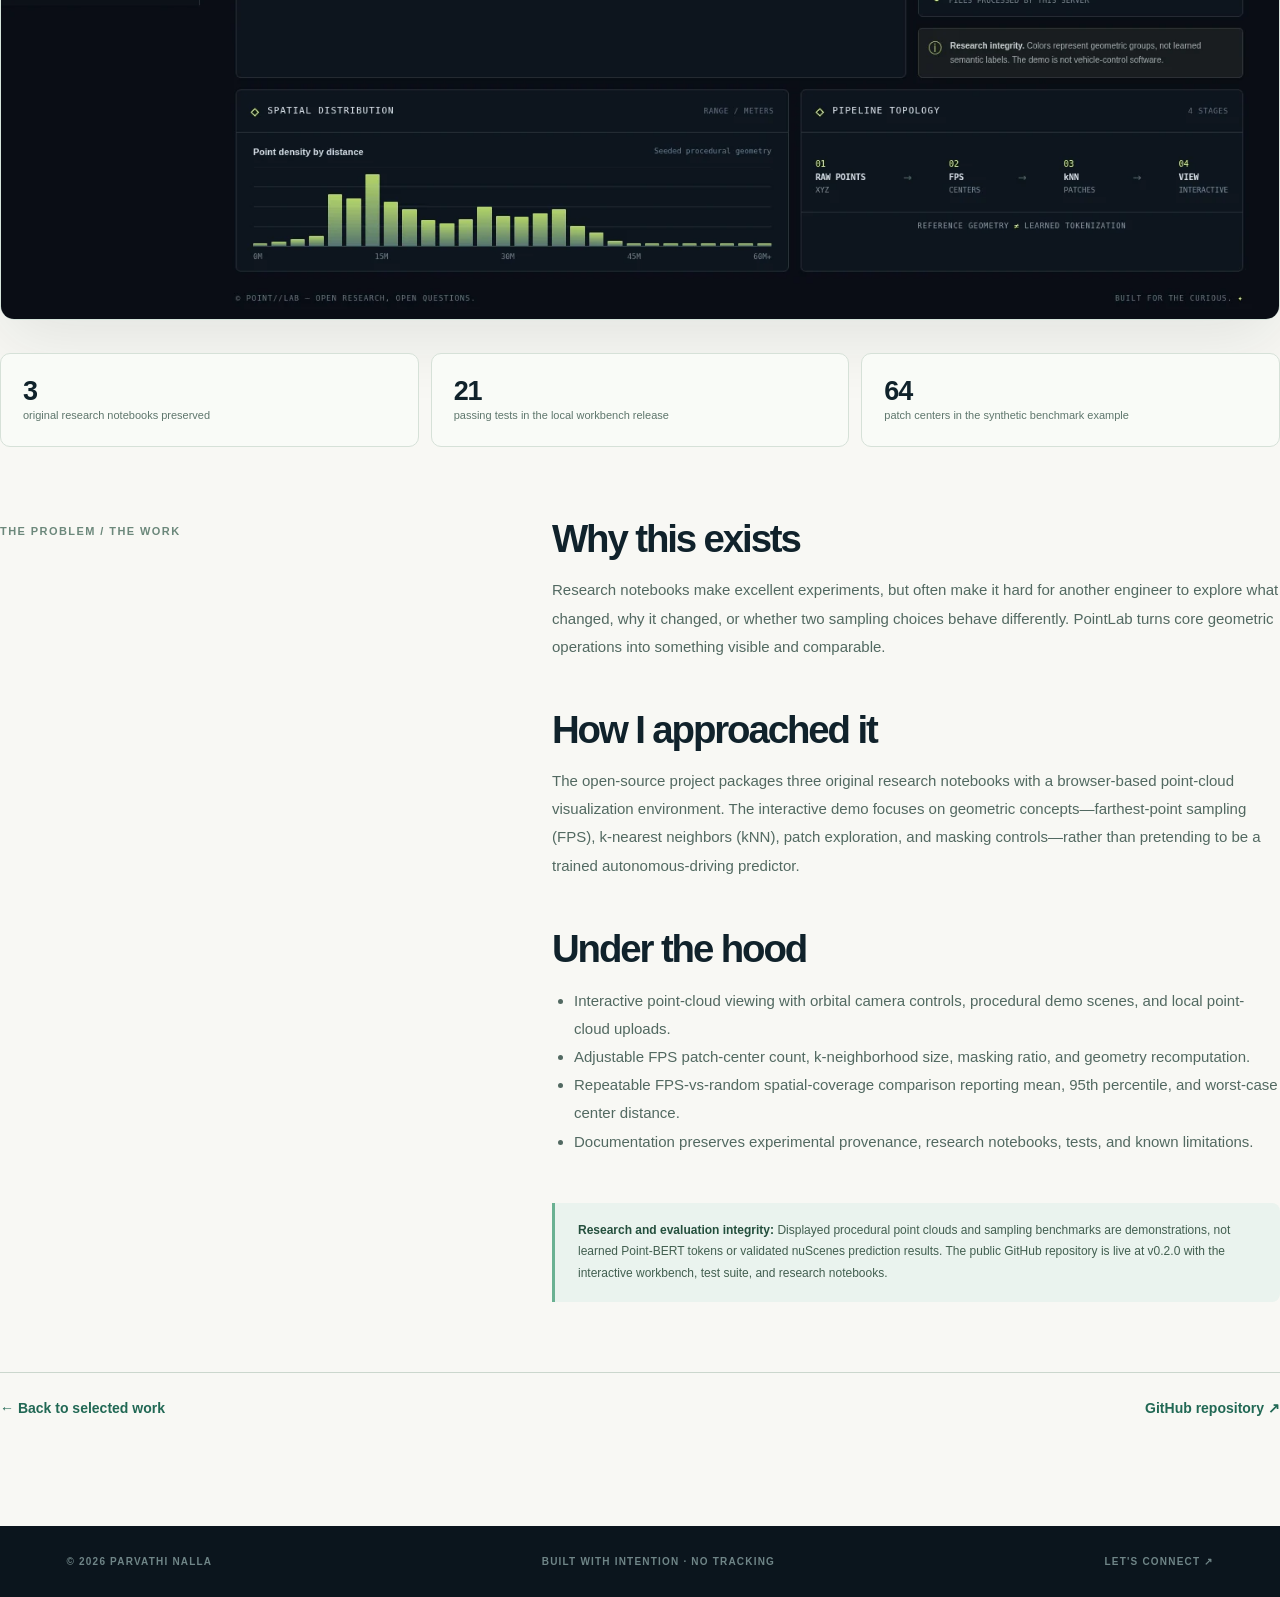
<file: projects/pointlab.html>
<!doctype html><html lang="en"><head><meta charset="utf-8"><meta name="viewport" content="width=device-width, initial-scale=1"><meta name="theme-color" content="#0c1820"><meta name="description" content="A visual playground for LiDAR point clouds, geometric neighborhoods, masking, and reproducible sampling experiments."><title>PointLab — Case Study | Parvathi Nalla</title><link rel="icon" href="../assets/favicon.svg" type="image/svg+xml"><link rel="stylesheet" href="../assets/styles.css"><script src="../assets/app.js" defer></script></head><body><a class="skip-link" href="#main">Skip to content</a><div class="case-shell"><header class="site-header"><nav class="nav container" aria-label="Primary navigation"><a class="wordmark" href="../index.html" aria-label="Parvathi Nalla home"><span class="mark" aria-hidden="true">P<span class="mark-star">✳</span></span><span>PARVATHI<span class="wordmark-dot">.</span></span></a><button class="menu-toggle" type="button" aria-expanded="false" aria-controls="nav-links" aria-label="Open menu"><span></span><span></span></button><div class="nav-links" id="nav-links"><a href="../index.html#work">Work</a><a href="../index.html#experience">Experience</a><a href="../index.html#research">Research</a><a href="../index.html#about">About</a><a class="nav-resume" href="../resume/Parvathi_Nalla_Resume.pdf" target="_blank" rel="noopener">Resume <span aria-hidden="true">↗</span></a></div></nav></header><main id="main"><section class="case-hero"><div class="container"><a class="case-back" href="../index.html#work">← ALL PROJECTS</a><span class="kicker">02 / 3D GEOMETRY / PERCEPTION</span><h1>PointLab<span style="color:#a5edd4">.</span></h1><p class="case-summary">A visual playground for LiDAR point clouds, geometric neighborhoods, masking, and reproducible sampling experiments.</p><div class="case-tags"><span>Python</span><span>PyTorch</span><span>Open3D</span><span>JavaScript</span><span>Point clouds</span></div><a class="button button-primary" target="_blank" rel="noopener noreferrer" href="https://github.com/parvathinalla/pointlab">View on GitHub <span aria-hidden="true">↗</span></a></div></section><div class="container case-body"><img class="case-visual" src="../assets/pointlab-dashboard.webp" alt="PointLab dashboard with interactive 3D point-cloud viewer and sampling controls" loading="eager"><div class="case-fact-grid"><div class="case-fact"><strong>3</strong><span>original research notebooks preserved</span></div><div class="case-fact"><strong>21</strong><span>passing tests in the local workbench release</span></div><div class="case-fact"><strong>64</strong><span>patch centers in the synthetic benchmark example</span></div></div><div class="case-layout"><div class="case-aside">THE PROBLEM / THE WORK</div><div><section class="case-section"><h2>Why this exists</h2><p>Research notebooks make excellent experiments, but often make it hard for another engineer to explore what changed, why it changed, or whether two sampling choices behave differently. PointLab turns core geometric operations into something visible and comparable.</p></section><section class="case-section"><h2>How I approached it</h2><p>The open-source project packages three original research notebooks with a browser-based point-cloud visualization environment. The interactive demo focuses on geometric concepts—farthest-point sampling (FPS), k-nearest neighbors (kNN), patch exploration, and masking controls—rather than pretending to be a trained autonomous-driving predictor.</p></section><section class="case-section"><h2>Under the hood</h2><ul><li>Interactive point-cloud viewing with orbital camera controls, procedural demo scenes, and local point-cloud uploads.</li><li>Adjustable FPS patch-center count, k-neighborhood size, masking ratio, and geometry recomputation.</li><li>Repeatable FPS-vs-random spatial-coverage comparison reporting mean, 95th percentile, and worst-case center distance.</li><li>Documentation preserves experimental provenance, research notebooks, tests, and known limitations.</li></ul></section><div class="case-note"><strong>Research and evaluation integrity:</strong> Displayed procedural point clouds and sampling benchmarks are demonstrations, not learned Point-BERT tokens or validated nuScenes prediction results. The public GitHub repository is live at v0.2.0 with the interactive workbench, test suite, and research notebooks.</div></div></div><div class="case-end"><a href="../index.html#work">← Back to selected work</a><a href="https://github.com/parvathinalla/pointlab" target="_blank" rel="noopener noreferrer">GitHub repository ↗</a></div></div></main><footer class="footer"><div class="container footer-inner"><span>© <span id="year">2026</span> PARVATHI NALLA</span><span>BUILT WITH INTENTION · NO TRACKING</span><a href="../index.html#contact">LET'S CONNECT ↗</a></div></footer></div></body></html>
</file>
<file: assets/styles.css>
/* Self-contained portfolio styling. No external dependencies. */
/* Parvathi Nalla portfolio — self-contained, no frameworks or third-party trackers */
:root {
  --ink:#10222b;
  --soft-ink:#566872;
  --faint-ink:#819098;
  --paper:#f8f8f4;
  --paper-two:#efefe9;
  --surface:#fffefa;
  --line:#d9dfdb;
  --navy:#0c1820;
  --navy2:#132731;
  --mint:#a5edd4;
  --mint-dark:#2e695d;
  --warm:#dfd5c2;
  --radius:18px;
  --font:Inter,ui-sans-serif,-apple-system,BlinkMacSystemFont,"Segoe UI",Helvetica,Arial,sans-serif;
  --serif:Georgia,"Times New Roman",serif
}
* {
  box-sizing:border-box
}
html {
  scroll-behavior:smooth
}
body {
  margin:0;
  color:var(--ink);
  background:var(--paper);
  font-family:var(--font);
  -webkit-font-smoothing:antialiased
}
a {
  color:inherit;
  text-decoration:none
}
button {
  font:inherit
}
a,button {
  touch-action:manipulation
}
button:focus-visible,a:focus-visible {
  outline:3px solid #3a8ee8;
  outline-offset:5px
}
img {
  display:block;
  max-width:100%
}
::selection {
  background:#a5edd4;
  color:#10222b
}
.container {
  max-width:1320px;
  margin:auto;
  padding-inline:clamp(24px,5.2vw,80px)
}
.skip-link {
  position:absolute;
  left:15px;
  top:-80px;
  z-index:1000;
  background:white;
  padding:12px 20px
}
.skip-link:focus {
  top:12px
}
.site-header {
  position:absolute;
  z-index:50;
  top:0;
  left:0;
  right:0;
  border-bottom:1px solid rgba(255,255,255,.13)
}
.nav {
  height:83px;
  display:flex;
  align-items:center;
  justify-content:space-between;
  gap:24px
}
.wordmark {
  display:inline-flex;
  align-items:center;
  gap:10px;
  color:#f6faf8;
  font-size:16px;
  font-weight:900;
  letter-spacing:.08em
}
.mark {
  position:relative;
  display:grid;
  place-items:center;
  font-weight:950;
  background:var(--mint);
  color:#102b2a;
  border-radius:11px;
  width:37px;
  height:37px;
  font-size:24px;
  letter-spacing:-.12em;
  padding-right:3px
}
.mark-star {
  position:absolute;
  color:#245349;
  font-size:12px;
  right:0;
  top:0;
  letter-spacing:0
}
.wordmark-dot {
  color:var(--mint)
}
.nav-links {
  display:flex;
  align-items:center;
  gap:clamp(17px,2vw,30px)
}
.nav-links>a {
  color:#d8e3e2;
  font-size:12px;
  letter-spacing:.045em;
  font-weight:650;
  transition:color .2s
}
.nav-links>a:hover {
  color:var(--mint)
}
.nav-links .nav-resume {
  border:1px solid #64777b;
  border-radius:6px;
  padding:11px 14px;
  color:#fff
}
.nav-resume span {
  margin-left:13px;
  color:var(--mint)
}
.menu-toggle {
  display:none
}
.hero {
  position:relative;
  overflow:hidden;
  color:#f7fbf9;
  background:radial-gradient(circle at 76% 35%,#1c3b41 0,transparent 33%),linear-gradient(117deg,#0b1720 10%,#0f2329 76%,#152b31 100%)
}
.hero:before {
  position:absolute;
  content:"";
  width:620px;
  height:620px;
  right:-140px;
  top:-160px;
  background:radial-gradient(circle,#5ca58b25,transparent 67%);
  pointer-events:none
}
.hero-grid {
  position:absolute;
  inset:0;
  background-image:linear-gradient(#8bb3a609 1px,transparent 1px),linear-gradient(90deg,#8bb3a609 1px,transparent 1px);
  background-size:80px 80px;
  mask-image:linear-gradient(90deg,transparent 8%,black)
}
.hero-inner {
  position:relative;
  min-height:700px;
  padding-top:134px;
  padding-bottom:72px;
  display:grid;
  grid-template-columns:minmax(0,1.07fr) minmax(0,.93fr);
  align-items:center;
  gap:34px
}
.hero-copy {
  position:relative;
  z-index:1;
  padding-bottom:24px
}
.eyebrow,.kicker,.mini-kicker {
  font-size:10px;
  letter-spacing:.19em;
  font-weight:800
}
.eyebrow {
  color:var(--mint);
  display:flex;
  align-items:center;
  gap:13px;
  flex-wrap:wrap
}
.eyebrow-separator {
  opacity:.35
}
.signal-dot,.status-pulse {
  display:inline-block;
  width:8px;
  height:8px;
  border-radius:100%;
  background:var(--mint);
  box-shadow:0 0 0 5px #8be5cc17
}
.hero h1 {
  font-size:clamp(60px,5.75vw,93px);
  font-weight:650;
  letter-spacing:-.075em;
  line-height:1.04;
  margin:24px 0 28px
}
.hero h1 em,.experience-sticky h2 em,.about-layout h2 em,.contact-inner h2 em {
  font-family:var(--serif);
  font-weight:400;
  letter-spacing:-.06em
}
.hero h1 em {
  color:var(--mint)
}
.hero-lede {
  font-size:clamp(15px,1.3vw,18px);
  line-height:1.7;
  max-width:515px;
  color:#b9c9cc;
  margin:0 0 29px
}
.hero-actions {
  display:flex;
  gap:12px;
  flex-wrap:wrap
}
.button {
  display:inline-flex;
  justify-content:space-between;
  align-items:center;
  gap:42px;
  border-radius:7px;
  min-height:52px;
  padding:0 20px;
  font-size:13px;
  font-weight:800;
  transition:transform .18s,background .18s,border-color .18s
}
.button:hover {
  transform:translateY(-3px)
}
.button-primary {
  background:var(--mint);
  color:#152722
}
.button-primary:hover {
  background:#c2f5e1
}
.button-secondary {
  border:1px solid #557276;
  color:#f4f8f6
}
.button-secondary:hover {
  border-color:var(--mint)
}
.hero-micro {
  display:flex;
  gap:16px;
  align-items:center;
  flex-wrap:wrap;
  margin-top:62px;
  color:#91a9af;
  font-size:11px
}
.hero-micro strong {
  color:#e5ede9
}
.micro-line {
  width:27px;
  height:1px;
  background:#688189
}
.hero-visual {
  position:relative;
  isolation:isolate;
  min-width:0;
  background:linear-gradient(146deg,#11252d,#0b1923);
  border:1px solid #33525b;
  border-radius:16px;
  box-shadow:0 30px 100px #050d13a8,0 0 0 8px #4d716517;
  overflow:visible
}
.visual-topline,.visual-bottom {
  display:flex;
  align-items:center;
  justify-content:space-between;
  font-size:9px;
  letter-spacing:.135em;
  font-weight:700;
  color:#a4bdbf
}
.visual-topline {
  border-bottom:1px solid #29414a;
  padding:19px 21px
}
.tiny-square {
  display:inline-block;
  background:var(--mint);
  width:5px;
  height:5px;
  margin-right:9px
}
.online {
  color:var(--mint)
}
.status-pulse {
  width:5px;
  height:5px;
  margin-right:5px
}
.network-svg {
  width:100%;
  height:auto;
  display:block
}
.visual-bottom {
  padding:17px 21px;
  border-top:1px solid #29414a;
  font-size:8px
}
.visual-bottom b {
  color:var(--mint)
}
.floating-stat {
  position:absolute;
  z-index:3;
  background:#e9f6ec;
  box-shadow:0 16px 42px #03131970;
  color:#17312f;
  border:1px solid #fff;
  line-height:1.15;
  display:flex;
  gap:10px;
  align-items:center
}
.floating-stat-one {
  right:-19px;
  top:120px;
  padding:16px 17px;
  border-radius:9px;
  transform:rotate(4deg)
}
.floating-stat-one strong {
  font-size:28px;
  letter-spacing:-.05em
}
.floating-stat-one span {
  font-size:10px;
  font-weight:700
}
.floating-stat-two {
  left:-21px;
  bottom:103px;
  padding:12px 15px;
  border-radius:8px;
  font-size:10px;
  letter-spacing:.05em;
  transform:rotate(-5deg)
}
.live-bar {
  background:#46b39a;
  width:7px;
  height:7px;
  border-radius:100%
}
.hero-bottom {
  position:relative;
  display:flex;
  align-items:center;
  gap:17px;
  justify-content:space-between;
  padding-bottom:25px;
  color:#6d9298;
  font-size:9px;
  letter-spacing:.16em;
  font-weight:700
}
.scroll-indicator {
  color:var(--mint);
  font-size:16px;
  margin-right:auto
}
.impact {
  border-bottom:1px solid var(--line);
  background:#f0f2ec
}
.impact-grid {
  display:grid;
  grid-template-columns:1.5fr repeat(3,1fr);
  align-items:center;
  gap:28px;
  min-height:169px
}
.impact-intro {
  border-right:1px solid #ced7d2;
  padding:25px 16px 25px 0
}
.mini-kicker {
  color:#5e8078
}
.impact-intro p {
  font-size:13px;
  line-height:1.7;
  color:#63736e
}
.impact-intro strong {
  color:#1b3835
}
.impact-number {
  display:flex;
  flex-direction:column;
  gap:7px
}
.impact-number strong {
  font-size:clamp(31px,3vw,48px);
  letter-spacing:-.065em;
  line-height:1
}
.impact-number strong span {
  color:#56a38b
}
.impact-number>span {
  font-size:11px;
  color:#667770;
  line-height:1.55
}
.section {
  padding-top:clamp(88px,9vw,140px);
  padding-bottom:clamp(92px,10vw,145px);
  scroll-margin-top:20px
}
.section-heading {
  display:flex;
  justify-content:space-between;
  gap:30px;
  align-items:end;
  margin-bottom:51px
}
.kicker {
  color:#678076
}
.kicker>span {
  color:#197965
}
.section-heading h2,.experience-sticky h2,.about-layout h2 {
  font-size:clamp(44px,5.25vw,76px);
  letter-spacing:-.065em;
  font-weight:650;
  line-height:1.04;
  margin:20px 0 18px
}
.dot {
  color:#3a9d81
}
.section-heading p {
  font-size:15px;
  line-height:1.7;
  color:var(--soft-ink);
  max-width:520px;
  margin:0
}
.section-side-note {
  font-size:10px;
  letter-spacing:.14em;
  color:#799089;
  text-align:right;
  line-height:1.8;
  padding-bottom:4px
}
.projects-section {
  background:var(--paper)
}
.project-grid {
  display:grid;
  grid-template-columns:1fr 1fr;
  gap:24px
}
.project-card {
  min-width:0;
  border:1px solid #dce1da;
  background:#fff;
  border-radius:13px;
  overflow:hidden;
  transition:transform .25s,box-shadow .25s
}
.project-card:hover {
  transform:translateY(-5px);
  box-shadow:0 20px 50px #263e2d16
}
.project-featured {
  grid-column:1 / -1;
  display:grid;
  grid-template-columns:1.16fr 1fr;
  min-height:415px
}
.project-media {
  display:block;
  position:relative;
  background:#101d28;
  min-height:315px;
  overflow:hidden
}
.project-featured .project-media {
  height:100%;
  min-height:400px
}
.project-media img {
  width:100%;
  height:100%;
  object-fit:cover;
  object-position:top left;
  transition:transform .55s
}
.project-media:hover img {
  transform:scale(1.035)
}
.project-featured .project-media img {
  object-position:left center
}
.media-corner {
  position:absolute;
  top:19px;
  left:19px;
  background:#f6fcf8eb;
  color:#213a3b;
  font-size:10px;
  font-weight:900;
  letter-spacing:.1em;
  padding:8px 11px;
  border-radius:4px
}
.project-info {
  padding:clamp(26px,3vw,42px);
  display:flex;
  flex-direction:column;
  align-items:stretch
}
.project-category,.research-type {
  font-size:10px;
  letter-spacing:.14em;
  font-weight:800;
  color:#598577
}
.project-category span {
  color:#c7c9bd;
  margin:0 4px
}
.project-title-row {
  display:flex;
  align-items:center;
  justify-content:space-between;
  gap:18px;
  margin:18px 0 13px
}
.project-title-row h3 {
  margin:0;
  font-size:clamp(25px,2.6vw,38px);
  letter-spacing:-.05em;
  line-height:1.13;
  font-weight:650
}
.round-arrow {
  display:grid;
  place-items:center;
  border:1px solid #cad7d1;
  width:43px;
  height:43px;
  border-radius:50%;
  flex:0 0 auto;
  transition:background .2s,transform .2s;
  font-size:22px
}
.round-arrow:hover {
  background:var(--mint);
  transform:rotate(45deg)
}
.project-info>p {
  font-size:13.5px;
  line-height:1.8;
  color:var(--soft-ink);
  max-width:470px;
  margin:0 0 28px
}
.project-foot {
  display:flex;
  align-items:center;
  justify-content:space-between;
  gap:14px;
  margin-top:auto;
  flex-wrap:wrap
}
.pills {
  display:flex;
  flex-wrap:wrap;
  gap:6px
}
.pills span {
  display:inline-flex;
  background:#f0f4f0;
  border-radius:4px;
  font-size:10px;
  padding:7px 9px;
  color:#507067;
  font-weight:700
}
.text-link {
  display:inline-flex;
  gap:8px;
  align-items:center;
  font-weight:800;
  font-size:12px;
  border-bottom:1px solid #78afa0;
  padding-bottom:5px;
  white-space:nowrap;
  transition:color .2s
}
.text-link:hover {
  color:#2a9978
}
.repo-note {
  font-size:10px;
  line-height:1.5;
  color:#8b7771;
  margin-top:13px
}
.diagram-media {
  display:block;
  position:relative;
  background:linear-gradient(130deg,#112b37,#091922);
  min-height:320px
}
.diagram-caption {
  position:absolute;
  top:34px;
  left:35px;
  color:#91c6b4;
  font-size:9px;
  letter-spacing:.14em
}
.cluster-viz {
  position:absolute;
  inset:40px 5% 0
}
.cluster-viz svg {
  position:absolute;
  inset:0;
  width:100%;
  height:100%;
  stroke:#7ab7a0;
  stroke-width:1.1;
  fill:none;
  opacity:.45;
  stroke-dasharray:4 7
}
.cluster-cluster,.cluster-core {
  position:absolute;
  z-index:2;
  border:1px solid #5d9689;
  background:#17353c;
  color:#c4eee0;
  padding:13px;
  font-size:9px;
  letter-spacing:.08em;
  text-align:center;
  border-radius:5px
}
.cluster-cluster.c1 {
  left:6%;
  top:19%
}
.cluster-cluster.c2 {
  right:5%;
  top:19%
}
.cluster-cluster.c3 {
  left:6%;
  bottom:20%
}
.cluster-cluster.c4 {
  right:5%;
  bottom:20%
}
.cluster-core {
  left:50%;
  top:49%;
  transform:translate(-50%,-50%);
  background:var(--mint);
  color:#0e2528;
  font-size:18px;
  font-weight:900;
  min-width:70px
}
.experience-section {
  background:#eaf0e9
}
.experience-layout {
  display:grid;
  grid-template-columns:.9fr 1.1fr;
  gap:9%;
  align-items:start
}
.experience-sticky {
  position:sticky;
  top:55px
}
.experience-sticky h2 {
  font-size:clamp(41px,4.35vw,68px);
  margin-top:28px
}
.experience-sticky h2 em {
  color:#3c8772
}
.experience-sticky p {
  max-width:400px;
  color:#657a72;
  line-height:1.82;
  font-size:15px;
  margin:22px 0 40px
}
.text-link-large {
  font-size:14px
}
.timeline {
  border-top:1px solid #bfd1c8
}
.timeline-item {
  padding:29px 0 35px;
  border-bottom:1px solid #bfd1c8
}
.timeline-top {
  display:flex;
  align-items:center;
  justify-content:space-between;
  color:#67847a;
  font-size:10px;
  letter-spacing:.08em;
  font-weight:750
}
.role-num {
  color:#4b9a81
}
.timeline h3 {
  font-size:37px;
  letter-spacing:-.06em;
  margin:22px 0 2px
}
.role-name {
  font-weight:750;
  font-size:14px;
  margin:0 0 16px
}
.role-name span {
  font-weight:500;
  color:#61766f
}
.timeline-item>p:not(.role-name):not(.fine-print) {
  font-size:14px;
  line-height:1.75;
  max-width:540px;
  color:#63766e
}
.role-results {
  display:flex;
  gap:8px;
  flex-wrap:wrap;
  margin-top:20px
}
.role-results span {
  background:#f9faf5;
  color:#596e67;
  border:1px solid #d6e1d9;
  border-radius:5px;
  padding:10px 12px;
  font-size:11px
}
.role-results b {
  color:#154d41
}
.fine-print {
  color:#7f9189;
  font-size:10px
}
.research-section {
  background:#f8f8f4
}
.research-grid {
  display:grid;
  grid-template-columns:1fr 1fr;
  gap:22px
}
.research-card {
  position:relative;
  background:#fff;
  border:1px solid #dce3dc;
  border-radius:13px;
  padding:clamp(28px,4vw,48px);
  overflow:hidden
}
.research-card:after {
  position:absolute;
  content:"";
  border:1px solid #b4dfc4;
  width:280px;
  height:280px;
  border-radius:50%;
  right:-150px;
  top:-150px
}
.research-icon {
  background:#e4f1e9;
  color:#3f9375;
  display:grid;
  place-items:center;
  width:52px;
  height:52px;
  border-radius:11px;
  font-size:24px;
  margin-bottom:34px
}
.research-type {
  margin-bottom:15px
}
.research-card h3 {
  font-size:clamp(28px,3.2vw,42px);
  letter-spacing:-.055em;
  line-height:1.13;
  margin:0 0 20px
}
.research-card>p {
  color:#63756e;
  line-height:1.8;
  font-size:13.5px
}
.research-meta {
  display:flex;
  flex-wrap:wrap;
  gap:8px;
  margin-top:26px
}
.research-meta span {
  background:#f1f6f1;
  border-radius:4px;
  font-size:10px;
  color:#406858;
  padding:8px 10px;
  font-weight:700
}
.research-card .research-note {
  margin-top:22px;
  border-left:2px solid #9acbb7;
  padding-left:14px;
  font-size:11px;
  color:#718279
}
.about-section {
  background:#f2f0e8
}
.about-layout {
  display:grid;
  grid-template-columns:.9fr 1.1fr;
  gap:8%
}
.about-layout h2 em {
  color:#4d9382
}
.about-big {
  font-size:clamp(23px,2.4vw,34px);
  line-height:1.4;
  letter-spacing:-.03em;
  margin:0 0 18px;
  font-weight:600
}
.about-copy>p:not(.about-big) {
  line-height:1.86;
  font-size:15px;
  color:#5a6d64
}
.skills-wrap {
  display:flex;
  flex-wrap:wrap;
  gap:8px;
  margin:30px 0 40px
}
.skills-wrap span {
  border:1px solid #cbd5c8;
  background:#f8f8f4;
  border-radius:35px;
  padding:9px 14px;
  font-size:12px;
  font-weight:650;
  color:#36544b
}
.about-education {
  display:flex;
  flex-direction:column;
  gap:12px;
  padding-top:26px;
  border-top:1px solid #c9d2c9;
  color:#4c665e;
  font-size:12px;
  line-height:1.5
}
.about-education strong {
  color:#2d6557;
  font-size:11px;
  letter-spacing:.11em
}
.contact-section {
  background:#0d1a21;
  color:#f8faf8;
  position:relative;
  overflow:hidden
}
.contact-section:before {
  content:"";
  position:absolute;
  right:-220px;
  top:-330px;
  height:850px;
  width:850px;
  border:1px solid #385f57;
  border-radius:50%;
  box-shadow:0 0 0 110px #27423c33,0 0 0 215px #27423c25
}
.contact-inner {
  position:relative;
  display:grid;
  grid-template-columns:1.3fr .7fr;
  align-items:center;
  gap:8%;
  padding-block:clamp(100px,11vw,160px)
}
.light-kicker {
  color:#a7d2c0
}
.contact-inner h2 {
  font-size:clamp(50px,6.35vw,92px);
  font-weight:600;
  letter-spacing:-.075em;
  line-height:1.06;
  margin:24px 0
}
.contact-inner h2 em {
  color:var(--mint)
}
.contact-inner p {
  max-width:480px;
  color:#a5b8b8;
  line-height:1.8;
  font-size:15px
}
.contact-actions {
  display:flex;
  flex-direction:column;
  gap:0;
  align-self:end
}
.contact-actions>a:not(.contact-primary) {
  border-bottom:1px solid #345059;
  display:flex;
  justify-content:space-between;
  padding:16px 0;
  font-size:14px;
  color:#c5d4d1;
  font-weight:600
}
.contact-actions>a:hover {
  color:var(--mint)
}
.contact-actions .contact-primary {
  background:var(--mint);
  color:#162d29;
  border-radius:6px;
  padding:22px 23px;
  display:flex;
  justify-content:space-between;
  font-weight:800;
  font-size:16px;
  margin-bottom:23px
}
.contact-primary span {
  font-size:24px;
  line-height:1
}
.footer {
  background:#0b151d;
  color:#6f8587
}
.footer-inner {
  display:flex;
  justify-content:space-between;
  align-items:center;
  gap:15px;
  min-height:71px;
  font-size:10px;
  letter-spacing:.12em;
  font-weight:700
}
.footer a:hover {
  color:var(--mint)
}
/* Case study pages */
.case-shell .site-header {
  position:relative;
  background:var(--navy)
}
.case-hero {
  background:#0b1a23;
  color:white;
  padding:92px 0 80px;
  position:relative;
  overflow:hidden
}
.case-hero:before {
  content:"";
  position:absolute;
  right:-15%;
  top:-100px;
  width:700px;
  height:700px;
  border-radius:50%;
  background:#35635633;
  filter:blur(120px)
}
.case-back {
  font-size:12px;
  color:var(--mint);
  font-weight:700;
  letter-spacing:.07em
}
.case-back:hover {
  text-decoration:underline
}
.case-hero .kicker {
  display:block;
  color:#a8d5c6;
  margin:49px 0 18px
}
.case-hero h1 {
  max-width:980px;
  font-size:clamp(50px,7.2vw,100px);
  letter-spacing:-.07em;
  line-height:1.04;
  margin:0 0 18px
}
.case-hero .case-summary {
  max-width:745px;
  line-height:1.65;
  color:#c4d4d0;
  font-size:clamp(17px,1.75vw,23px);
  margin:22px 0 33px
}
.case-tags {
  display:flex;
  flex-wrap:wrap;
  gap:7px;
  margin-bottom:25px
}
.case-tags span {
  border:1px solid #5d7973;
  color:#c3ddd2;
  font-weight:750;
  padding:8px 11px;
  border-radius:5px;
  font-size:11px
}
.case-hero .button {
  position:relative;
  z-index:2
}
.case-body {
  padding:80px 0 110px
}
.case-visual {
  width:100%;
  border-radius:14px;
  border:1px solid #d6e4db;
  box-shadow:0 20px 70px #09262017
}
.case-layout {
  display:grid;
  grid-template-columns:.75fr 1.25fr;
  gap:9%;
  margin:70px 0
}
.case-aside {
  font-size:11px;
  color:#6c887b;
  letter-spacing:.13em;
  font-weight:800;
  padding-top:8px
}
.case-section {
  margin-bottom:47px
}
.case-section h2 {
  font-size:clamp(26px,3vw,42px);
  letter-spacing:-.055em;
  margin:0 0 15px
}
.case-section p,.case-section li {
  font-size:15px;
  line-height:1.88;
  color:#526961
}
.case-section ul {
  padding-left:22px
}
.case-fact-grid {
  display:grid;
  grid-template-columns:repeat(3,1fr);
  gap:12px;
  margin:33px 0
}
.case-fact {
  border:1px solid #d6e1d8;
  background:#f9fbf7;
  border-radius:10px;
  padding:22px
}
.case-fact strong {
  display:block;
  font-size:27px;
  letter-spacing:-.04em
}
.case-fact span {
  display:block;
  color:#5e766c;
  font-size:11px;
  line-height:1.6
}
.case-end {
  display:flex;
  justify-content:space-between;
  align-items:center;
  gap:20px;
  border-top:1px solid #cbd7cd;
  padding-top:27px
}
.case-end a {
  color:#216854;
  font-weight:800;
  font-size:14px
}
.case-note {
  background:#eaf3ee;
  border-left:3px solid #6ab192;
  padding:17px 23px;
  border-radius:0 8px 8px 0;
  color:#425f50;
  font-size:12px;
  line-height:1.8
}
.case-note strong {
  color:#244f3d
}
@media(min-width:1400px) {
  .hero-inner {
    min-height:790px
  }
}
@media(max-width:1090px) {
  .hero-inner {
    grid-template-columns:1fr 1fr;
    gap:17px
  }
  .hero h1 {
    font-size:clamp(52px,6vw,78px)
  }
  .hero-micro {
    margin-top:39px
  }
  .floating-stat-one {
    right:-12px
  }
  .floating-stat-two {
    left:-12px
  }
  .impact-grid {
    grid-template-columns:1.2fr repeat(3,1fr);
    gap:15px
  }
  .project-featured {
    min-height:365px
  }
}
@media(max-width:850px) {
  .hero-inner {
    grid-template-columns:1fr;
    padding-top:145px;
    gap:60px
  }
  .hero h1 {
    font-size:clamp(58px,10vw,90px)
  }
  .hero-visual {
    max-width:610px;
    margin:auto;
    width:calc(100% - 20px)
  }
  .hero-copy {
    padding-bottom:0
  }
  .hero-bottom {
    padding-top:10px
  }
  .impact-grid {
    grid-template-columns:repeat(3,1fr);
    gap:20px;
    padding-block:27px
  }
  .impact-intro {
    grid-column:1/-1;
    border-right:0;
    border-bottom:1px solid #ced7d2;
    padding:0 0 7px
  }
  .impact-intro p {
    margin-bottom:15px
  }
  .project-featured {
    grid-template-columns:1fr
  }
  .project-featured .project-media {
    min-height:350px;
    max-height:440px
  }
  .experience-layout,.about-layout {
    grid-template-columns:1fr;
    gap:50px
  }
  .experience-sticky {
    position:static
  }
  .research-grid {
    gap:14px
  }
  .research-card {
    padding:29px
  }
  .contact-inner {
    grid-template-columns:1fr 0.8fr;
    gap:4%
  }
  .case-layout {
    grid-template-columns:1fr;
    gap:25px;
    margin:50px 0
  }
  .case-aside {
    border-bottom:1px solid #d1ddd5;
    padding-bottom:13px
  }
}
@media(max-width:640px) {
  .container {
    padding-inline:22px
  }
  .nav {
    height:71px
  }
  .site-header {
    position:absolute
  }
  .case-shell .site-header {
    position:relative
  }
  .menu-toggle {
    display:flex;
    z-index:56;
    width:42px;
    height:42px;
    background:transparent;
    border:1px solid #41615e;
    border-radius:5px;
    align-items:center;
    justify-content:center;
    flex-direction:column;
    gap:5px
  }
  .menu-toggle span {
    width:19px;
    height:2px;
    background:#ebf8f3;
    transition:transform .2s
  }
  .menu-toggle[aria-expanded=true] span:first-child {
    transform:translateY(3.5px) rotate(45deg)
  }
  .menu-toggle[aria-expanded=true] span:last-child {
    transform:translateY(-3.5px) rotate(-45deg)
  }
  .nav-links {
    display:none;
    position:absolute;
    top:71px;
    left:0;
    right:0;
    background:#0e2129;
    box-shadow:0 20px 50px #0a161cc9;
    padding:22px;
    flex-direction:column;
    align-items:stretch;
    gap:0
  }
  .nav-links.is-open {
    display:flex
  }
  .nav-links>a {
    padding:14px 10px;
    font-size:14px;
    border-bottom:1px solid #2f454b
  }
  .nav-links .nav-resume {
    margin-top:12px;
    text-align:center
  }
  .hero-inner {
    padding-top:128px;
    padding-bottom:45px;
    gap:40px
  }
  .hero h1 {
    font-size:clamp(48px,11vw,72px);
    margin:25px 0
  }
  .hero-lede {
    font-size:15px
  }
  .hero-micro {
    margin-top:36px
  }
  .hero-visual {
    width:100%
  }
  .floating-stat-one {
    right:-7px;
    top:103px;
    padding:10px
  }
  .floating-stat-one strong {
    font-size:19px
  }
  .floating-stat-one span {
    font-size:8px
  }
  .floating-stat-two {
    left:0;
    bottom:85px;
    padding:8px
  }
  .visual-topline {
    padding:15px;
    font-size:8px
  }
  .visual-bottom {
    padding:12px;
    font-size:7px
  }
  .hero-bottom {
    padding-bottom:23px
  }
  .impact-grid {
    grid-template-columns:1fr 1fr;
    row-gap:27px
  }
  .impact-intro {
    grid-column:1/-1
  }
  .impact-number strong {
    font-size:37px
  }
  .impact-number:last-child {
    grid-column:1/-1
  }
  .section {
    padding-block:75px
  }
  .section-heading {
    margin-bottom:32px;
    align-items:flex-start
  }
  .section-heading h2,.experience-sticky h2,.about-layout h2 {
    font-size:clamp(40px,10vw,57px)
  }
  .section-side-note {
    display:none
  }
  .project-grid {
    grid-template-columns:1fr;
    gap:18px
  }
  .project-featured {
    grid-column:auto
  }
  .project-card .project-media {
    min-height:260px;
    max-height:360px
  }
  .project-info {
    padding:25px
  }
  .project-title-row h3 {
    font-size:28px
  }
  .research-grid {
    grid-template-columns:1fr
  }
  .research-card h3 {
    font-size:32px
  }
  .about-layout {
    gap:15px
  }
  .contact-inner {
    grid-template-columns:1fr;
    padding-block:82px;
    gap:40px
  }
  .contact-inner h2 {
    font-size:clamp(44px,10vw,70px)
  }
  .contact-actions {
    align-self:auto
  }
  .footer-inner {
    min-height:100px;
    flex-wrap:wrap;
    padding-block:18px;
    gap:9px
  }
  .footer-inner>span:nth-child(2) {
    display:none
  }
  .case-hero {
    padding:59px 0 67px
  }
  .case-hero h1 {
    font-size:clamp(45px,11vw,70px)
  }
  .case-body {
    padding:45px 0 75px
  }
  .case-fact-grid {
    grid-template-columns:1fr
  }
  .case-end {
    align-items:flex-start;
    flex-direction:column
  }
}
@media(prefers-reduced-motion:reduce) {
  *,*:before,*:after {
    scroll-behavior:auto!important;
    animation-duration:.01ms!important;
    transition-duration:.01ms!important
  }
}
</file>
